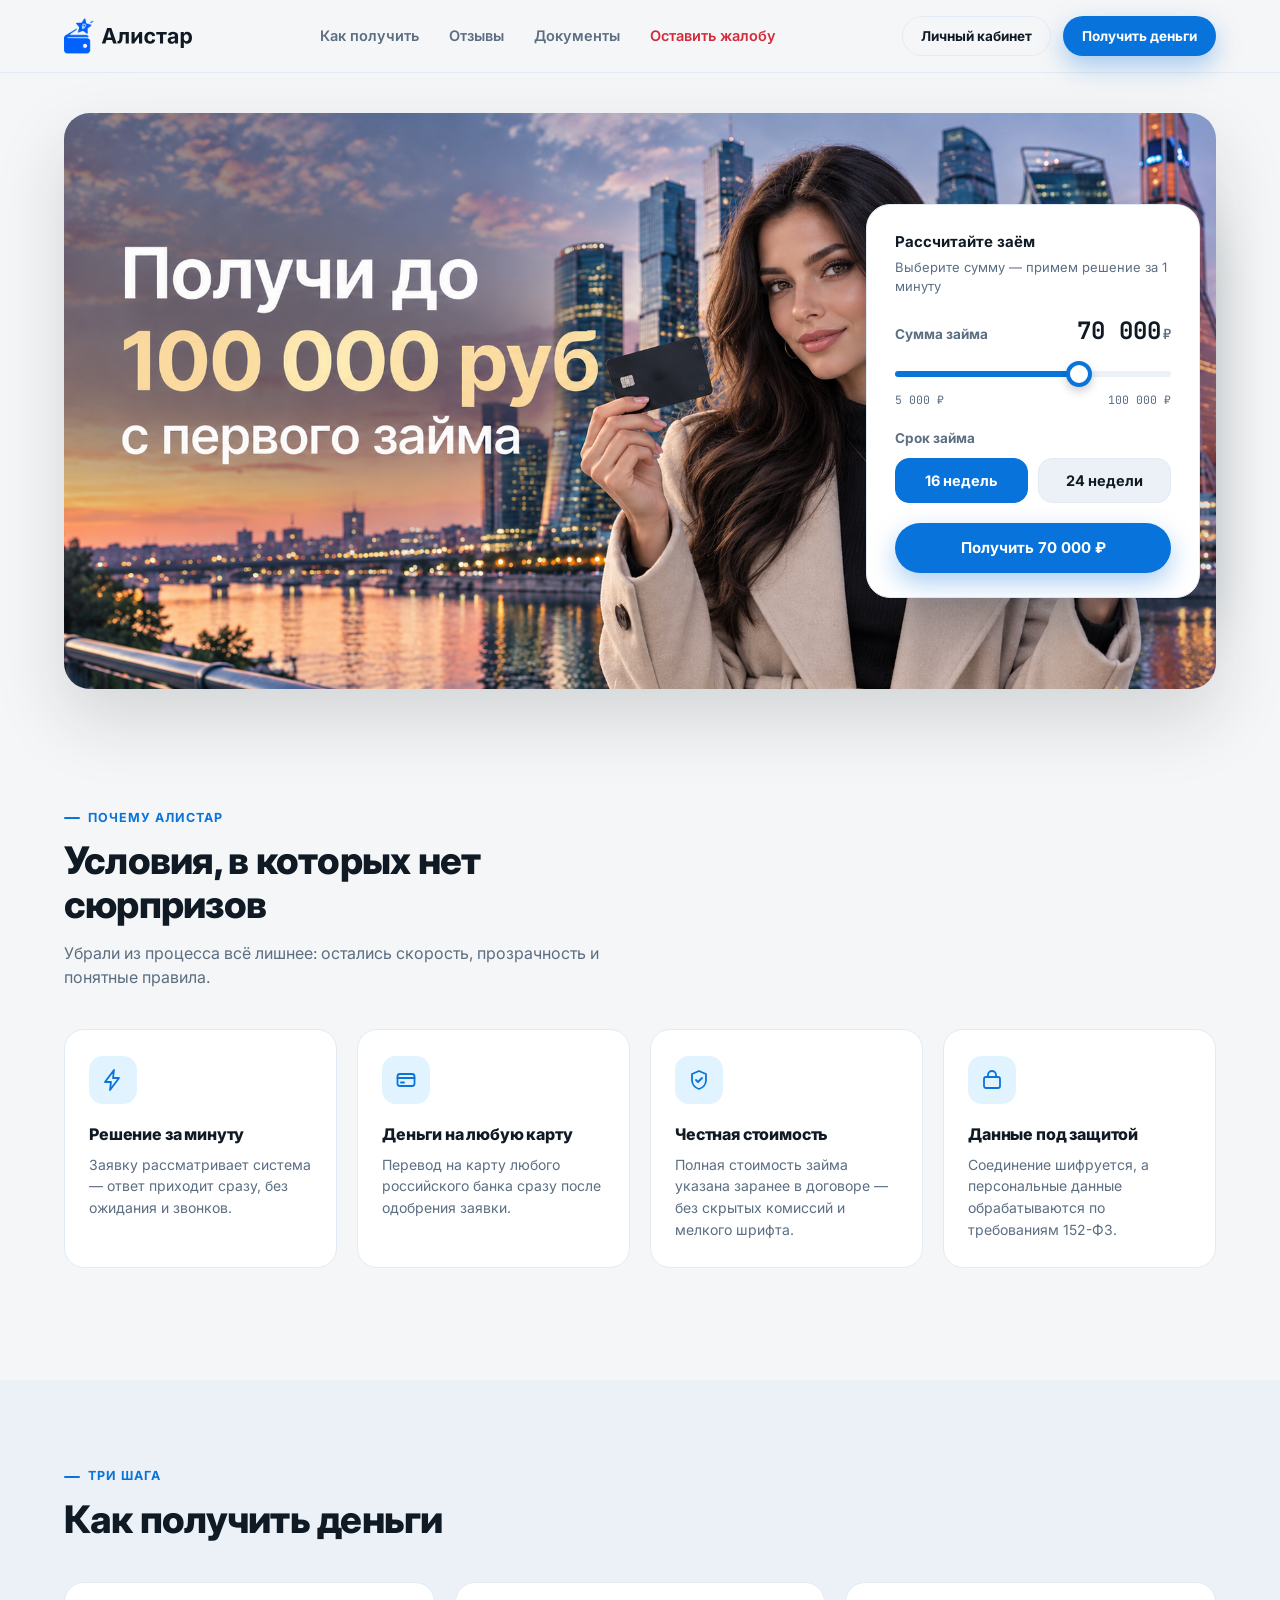
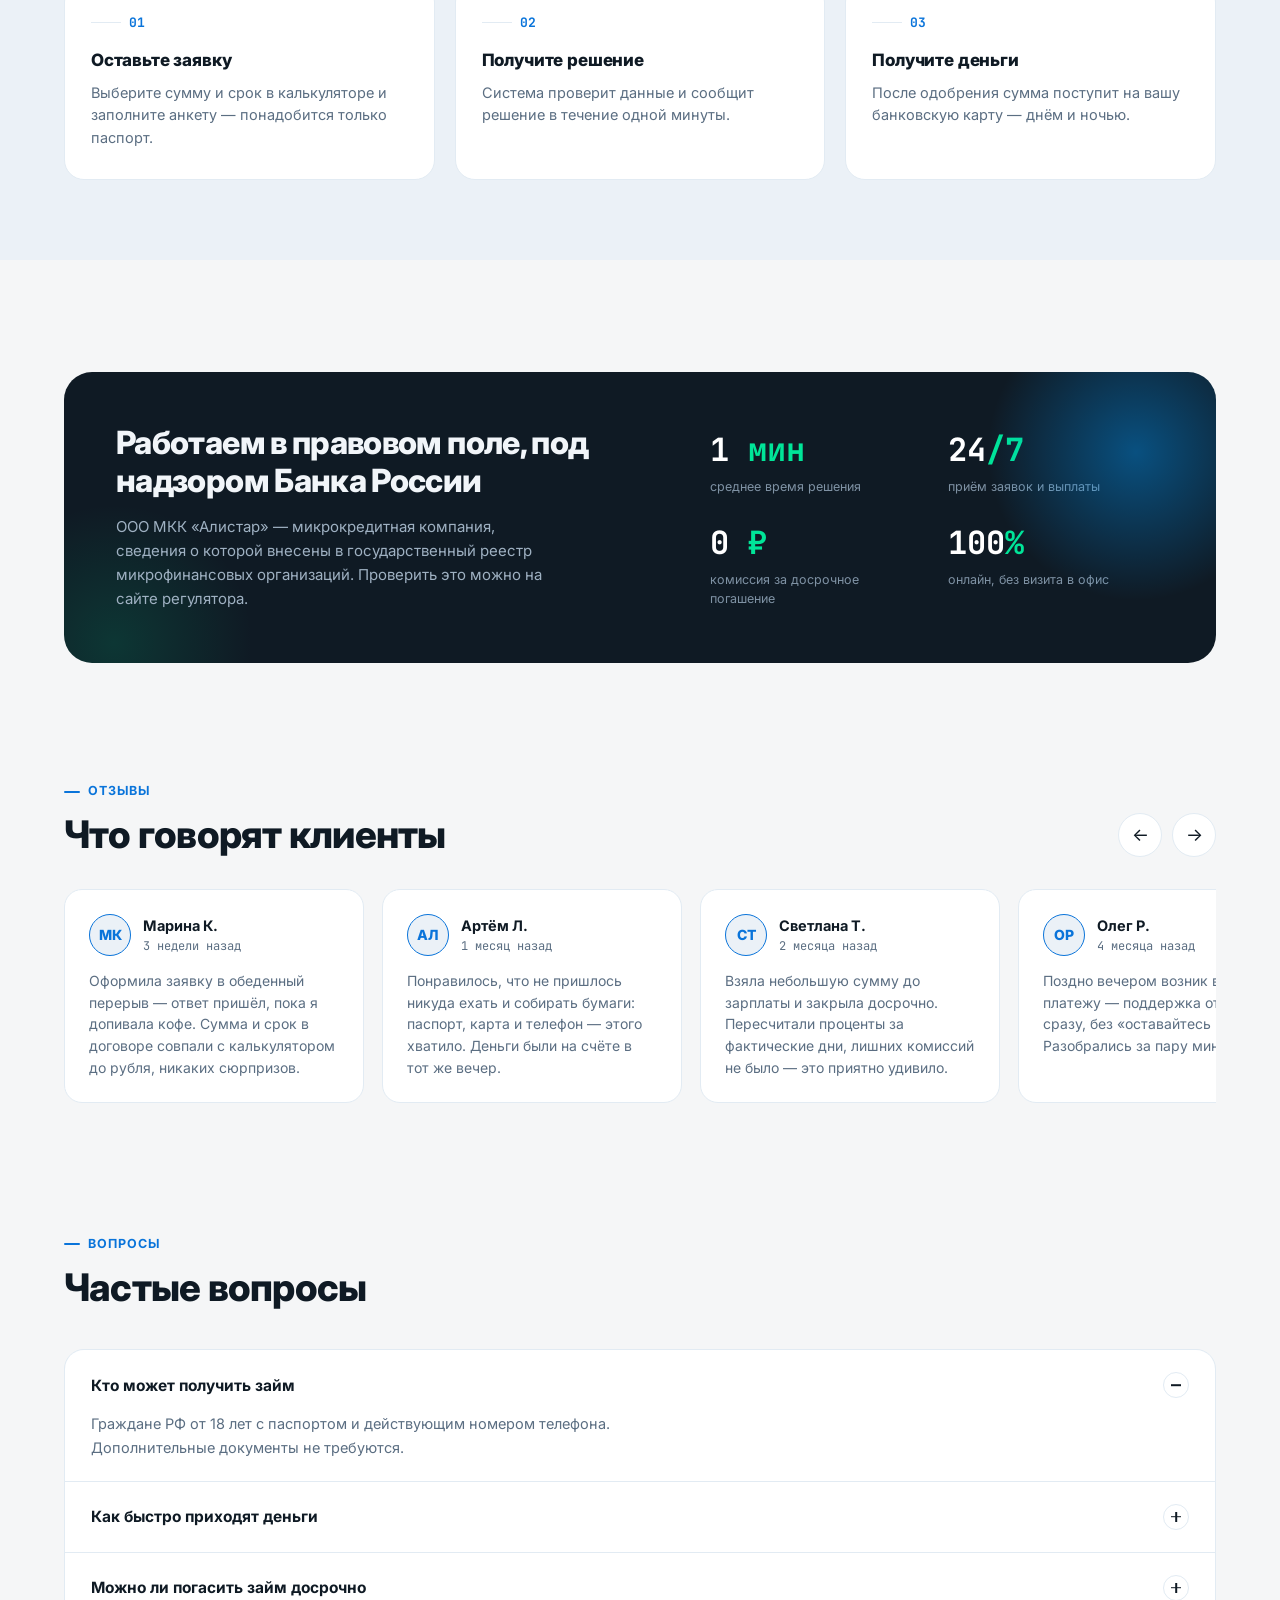
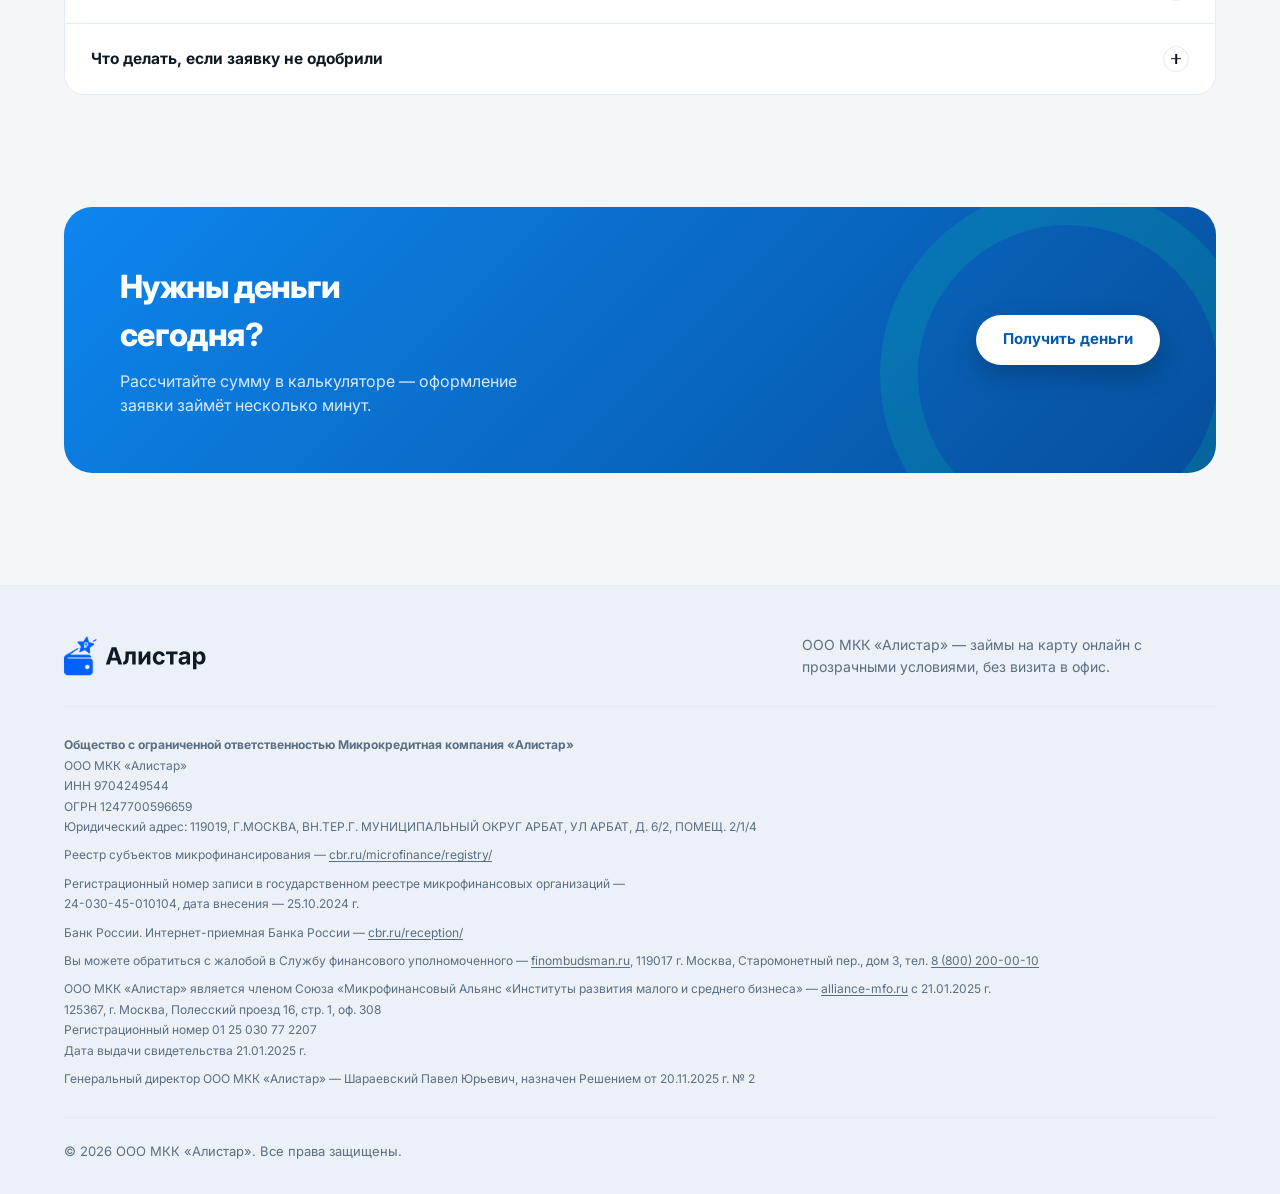
<file: index.html>
<!DOCTYPE html>
<html lang="ru">
<head>
<meta charset="UTF-8">
<!-- Google Tag Manager -->
<script>(function(w,d,s,l,i){w[l]=w[l]||[];w[l].push({'gtm.start':
new Date().getTime(),event:'gtm.js'});var f=d.getElementsByTagName(s)[0],
j=d.createElement(s),dl=l!='dataLayer'?'&l='+l:'';j.async=true;j.src=
'https://www.googletagmanager.com/gtm.js?id='+i+dl;f.parentNode.insertBefore(j,f);
})(window,document,'script','dataLayer','GTM-M8BMNNRV');</script>
<!-- End Google Tag Manager -->
<meta name="viewport" content="width=device-width, initial-scale=1">
<title>Алистар — займы онлайн</title>
<meta name="description" content="ООО МКК «Алистар» — займы на карту онлайн: калькулятор, решение за минуту, прозрачные условия.">
<link rel="preconnect" href="https://fonts.googleapis.com">
<link rel="preconnect" href="https://fonts.gstatic.com" crossorigin>
<link href="https://fonts.googleapis.com/css2?family=Inter:wght@400;500;600;700;800&family=JetBrains+Mono:wght@500;600;700&display=swap" rel="stylesheet">
<link rel="icon" type="image/svg+xml" href="favicon.svg">
<link rel="stylesheet" href="style.css">
</head>
<body>
<!-- Google Tag Manager (noscript) -->
<noscript><iframe src="https://www.googletagmanager.com/ns.html?id=GTM-M8BMNNRV"
height="0" width="0" style="display:none;visibility:hidden"></iframe></noscript>
<!-- End Google Tag Manager (noscript) -->

<!-- shared logo (mark + wordmark); the wordmark takes its colour from the parent's `color` -->
<svg width="0" height="0" style="position:absolute" aria-hidden="true" focusable="false">
  <defs>
    <symbol id="pd-logo" viewBox="0 0 165 48">
      <image href="mark.png" x="0" y="2" width="37.12" height="44"/>
      <path transform="translate(47.12 33.6)" fill="currentColor" d="M0.65 0 7.36 -19.64H12.63L19.51 0H15.04L13.53 -4.56H6.55L5.09 0ZM7.55 -7.71H12.48L11.89 -9.48Q11.42 -10.98 10.94 -12.74Q10.47 -14.49 9.95 -16.49Q9.47 -14.46 9.02 -12.71Q8.57 -10.96 8.12 -9.48Z M20.42 0V-3.15H20.9Q21.59 -3.15 22.04 -3.58Q22.49 -4.01 22.73 -5.06Q22.97 -6.1 23.03 -7.95L23.28 -14.74H34.78V0H30.82V-11.6H27.05L26.87 -7.29Q26.7 -3.31 25.39 -1.65Q24.09 0 21.73 0Z M51.6 0H47.63V-8.67H47.51L41.5 0H38.15V-14.74H42.11V-6.1H42.21L48.19 -14.74H51.6Z M61.55 0.29Q59.33 0.29 57.71 -0.67Q56.1 -1.62 55.22 -3.33Q54.34 -5.04 54.34 -7.3Q54.34 -9.58 55.22 -11.3Q56.1 -13.01 57.71 -13.97Q59.33 -14.92 61.55 -14.92Q64.18 -14.92 65.93 -13.61Q67.68 -12.3 68.11 -10.02L64.43 -9.33Q64.18 -10.48 63.46 -11.15Q62.74 -11.81 61.59 -11.81Q60.01 -11.81 59.19 -10.57Q58.38 -9.32 58.38 -7.32Q58.38 -5.34 59.19 -4.08Q60.01 -2.82 61.59 -2.82Q62.74 -2.82 63.48 -3.51Q64.22 -4.21 64.45 -5.39L68.13 -4.72Q67.71 -2.39 65.96 -1.05Q64.2 0.29 61.55 0.29Z M74.08 0V-11.63H69.42V-14.74H82.67V-11.63H78.03V0Z M88.74 0.29Q86.63 0.29 85.23 -0.82Q83.83 -1.94 83.83 -4.13Q83.83 -5.77 84.63 -6.71Q85.42 -7.65 86.68 -8.08Q87.95 -8.52 89.4 -8.65Q91.3 -8.83 92.13 -9.04Q92.97 -9.24 92.97 -9.97V-10.03Q92.97 -10.97 92.37 -11.48Q91.77 -12 90.66 -12Q89.52 -12 88.82 -11.5Q88.12 -11.01 87.88 -10.3L84.26 -10.9Q84.82 -12.81 86.52 -13.87Q88.21 -14.92 90.68 -14.92Q92.26 -14.92 93.69 -14.42Q95.12 -13.92 96.02 -12.82Q96.93 -11.72 96.93 -9.93V0H93.18V-2.04H93.05Q92.51 -1.02 91.44 -0.36Q90.37 0.29 88.74 0.29ZM89.86 -2.49Q91.24 -2.49 92.12 -3.3Q93 -4.1 93 -5.27V-6.87Q92.76 -6.7 92.23 -6.57Q91.69 -6.45 91.1 -6.35Q90.51 -6.25 90.07 -6.2Q88.98 -6.04 88.3 -5.58Q87.63 -5.12 87.63 -4.23Q87.63 -3.38 88.26 -2.93Q88.88 -2.49 89.86 -2.49Z M100.3 5.51V-14.74H104.19V-12.26H104.37Q104.64 -12.84 105.15 -13.46Q105.65 -14.08 106.49 -14.5Q107.33 -14.92 108.58 -14.92Q110.21 -14.92 111.57 -14.08Q112.93 -13.24 113.74 -11.55Q114.55 -9.86 114.55 -7.34Q114.55 -4.89 113.76 -3.2Q112.97 -1.5 111.61 -0.63Q110.25 0.25 108.55 0.25Q107.35 0.25 106.52 -0.16Q105.69 -0.57 105.17 -1.17Q104.65 -1.77 104.37 -2.36H104.26V5.51ZM107.34 -2.93Q108.88 -2.93 109.69 -4.17Q110.5 -5.41 110.5 -7.36Q110.5 -9.29 109.7 -10.53Q108.9 -11.76 107.34 -11.76Q105.81 -11.76 104.99 -10.56Q104.16 -9.36 104.16 -7.36Q104.16 -5.35 104.99 -4.14Q105.82 -2.93 107.34 -2.93Z"/>
    </symbol>
  </defs>
</svg>

<!-- ============ HEADER ============ -->
<header>
  <div class="wrap nav-row">
    <a href="#top" class="brand" aria-label="Алистар — на главную">
      <svg class="brand-logo" viewBox="0 0 165 48" role="img" aria-label="Алистар"><use href="#pd-logo"/></svg>
    </a>
    <nav class="main-nav">
      <a href="#how">Как получить</a>
      <a href="#reviews">Отзывы</a>
      <a href="documents.html">Документы</a>
      <a href="https://celfin.ru/complain/" class="nav-alert">Оставить жалобу</a>
    </nav>
    <div class="header-actions">
      <a class="btn btn-ghost btn-sm" href="https://celfin.ru/personal/">Личный кабинет</a>
      <a class="btn btn-primary btn-sm" href="https://celfin.ru/order/">Получить деньги</a>
      <button class="burger" id="burgerBtn" aria-label="Открыть меню"><span></span></button>
    </div>
  </div>
</header>

<div class="mobile-scrim" id="scrim"></div>
<div class="mobile-panel" id="mobilePanel">
  <button class="close-x" id="closePanel" aria-label="Закрыть меню">×</button>
  <nav>
    <a href="#how">Как получить</a>
    <a href="#reviews">Отзывы</a>
    <a href="documents.html">Документы</a>
    <a href="https://celfin.ru/complain/" class="nav-alert">Оставить жалобу</a>
  </nav>
  <a class="btn btn-primary btn-block" href="https://celfin.ru/order/">Получить деньги</a>
  <a class="btn btn-ghost btn-block" href="https://celfin.ru/personal/">Личный кабинет</a>
</div>

<main id="top">
<!-- ============ HERO ============ -->
<section class="hero">
  <div class="wrap">
    <h1 class="sr-only">Займы на карту онлайн — ООО МКК «Алистар»</h1>

    <!-- banner; the calculator floats inside it (right side, so the headline on the picture stays readable) -->
    <div class="hero-banner-wrap">
      <div class="banner-photo-wide">
        <img src="banner.png" alt="Получи до 100 000 рублей с первого займа" loading="eager">
      </div>

      <div class="calc-card calc-card-float" id="calc">
        <div class="calc-top">
          <div>
            <h3>Рассчитайте заём</h3>
            <p>Выберите сумму — примем решение за 1 минуту</p>
          </div>
        </div>

        <div class="field-block">
          <div class="field-label-row">
            <span class="label">Сумма займа</span>
            <span class="value"><span id="sumOut">70 000</span><span class="unit">₽</span></span>
          </div>
          <input type="range" id="sumRange" min="5000" max="100000" step="5000" value="70000" aria-label="Сумма займа">
          <div class="range-ticks"><span>5 000 ₽</span><span>100 000 ₽</span></div>
        </div>

        <div class="field-block" style="margin-bottom:0;">
          <div class="field-label-row">
            <span class="label">Срок займа</span>
          </div>
          <div class="term-toggle" id="termToggle" role="group" aria-label="Срок займа">
            <button type="button" class="term-btn active" data-weeks="16">16 недель</button>
            <button type="button" class="term-btn" data-weeks="24">24 недели</button>
          </div>
        </div>

        <a href="https://celfin.ru/order/" class="btn btn-primary btn-block calc-cta" id="ctaBtn">Получить 70 000 ₽</a>
      </div>
    </div>
  </div>
</section>

<!-- ============ BENEFITS ============ -->
<section id="benefits">
  <div class="wrap">
    <div class="section-head">
      <span class="eyebrow">Почему Алистар</span>
      <h2>Условия, в которых нет сюрпризов</h2>
      <p>Убрали из процесса всё лишнее: остались скорость, прозрачность и понятные правила.</p>
    </div>
    <div class="benefits-grid">
      <div class="benefit-card">
        <div class="benefit-ic"><svg viewBox="0 0 24 24" fill="none"><path d="M13 2L4 14h6l-1 8 9-12h-6l1-8z" stroke="currentColor" stroke-width="1.8" stroke-linejoin="round"/></svg></div>
        <h4>Решение за минуту</h4>
        <p>Заявку рассматривает система — ответ приходит сразу, без ожидания и звонков.</p>
      </div>
      <div class="benefit-card">
        <div class="benefit-ic"><svg viewBox="0 0 24 24" fill="none"><rect x="3.5" y="6" width="17" height="12" rx="2.5" stroke="currentColor" stroke-width="1.8"/><path d="M3.5 10h17M7 14.5h3" stroke="currentColor" stroke-width="1.8" stroke-linecap="round"/></svg></div>
        <h4>Деньги на любую карту</h4>
        <p>Перевод на карту любого российского банка сразу после одобрения заявки.</p>
      </div>
      <div class="benefit-card">
        <div class="benefit-ic"><svg viewBox="0 0 24 24" fill="none"><path d="M12 3l7 3v6c0 4.5-3 8-7 9-4-1-7-4.5-7-9V6l7-3z" stroke="currentColor" stroke-width="1.8" stroke-linejoin="round"/><path d="M9 12l2 2 4-4" stroke="currentColor" stroke-width="1.8" stroke-linecap="round" stroke-linejoin="round"/></svg></div>
        <h4>Честная стоимость</h4>
        <p>Полная стоимость займа указана заранее в договоре — без скрытых комиссий и мелкого шрифта.</p>
      </div>
      <div class="benefit-card">
        <div class="benefit-ic"><svg viewBox="0 0 24 24" fill="none"><rect x="4" y="9" width="16" height="11" rx="2" stroke="currentColor" stroke-width="1.8"/><path d="M8 9V7a4 4 0 018 0v2" stroke="currentColor" stroke-width="1.8"/></svg></div>
        <h4>Данные под защитой</h4>
        <p>Соединение шифруется, а персональные данные обрабатываются по требованиям 152-ФЗ.</p>
      </div>
    </div>
  </div>
</section>

<!-- ============ HOW IT WORKS ============ -->
<section class="steps-wrap" id="how">
  <div class="wrap">
    <div class="section-head">
      <span class="eyebrow">Три шага</span>
      <h2>Как получить деньги</h2>
    </div>
    <div class="steps">
      <div class="step">
        <div class="step-num">01</div>
        <h4>Оставьте заявку</h4>
        <p>Выберите сумму и срок в калькуляторе и заполните анкету — понадобится только паспорт.</p>
      </div>
      <div class="step">
        <div class="step-num">02</div>
        <h4>Получите решение</h4>
        <p>Система проверит данные и сообщит решение в течение одной минуты.</p>
      </div>
      <div class="step">
        <div class="step-num">03</div>
        <h4>Получите деньги</h4>
        <p>После одобрения сумма поступит на вашу банковскую карту — днём и ночью.</p>
      </div>
    </div>
  </div>
</section>

<!-- ============ TRUST BAND ============ -->
<section>
  <div class="wrap">
    <div class="trust-band">
      <div>
        <h2>Работаем в правовом поле, под надзором Банка России</h2>
        <p>ООО МКК «Алистар» — микрокредитная компания, сведения о которой внесены в государственный реестр микрофинансовых организаций. Проверить это можно на сайте регулятора.</p>
      </div>
      <div class="trust-stats">
        <div class="trust-stat"><b>1<i> мин</i></b><span>среднее время решения</span></div>
        <div class="trust-stat"><b>24<i>/7</i></b><span>приём заявок и выплаты</span></div>
        <div class="trust-stat"><b>0<i> ₽</i></b><span>комиссия за досрочное погашение</span></div>
        <div class="trust-stat"><b>100<i>%</i></b><span>онлайн, без визита в офис</span></div>
      </div>
    </div>
  </div>
</section>

<!-- ============ REVIEWS ============ -->
<section id="reviews">
  <div class="wrap">
    <div class="reviews-head-row">
      <div class="section-head" style="margin-bottom:0;">
        <span class="eyebrow">Отзывы</span>
        <h2>Что говорят клиенты</h2>
      </div>
      <div class="carousel-controls">
        <button class="carousel-btn" id="scrollLeft" aria-label="Предыдущие отзывы">←</button>
        <button class="carousel-btn" id="scrollRight" aria-label="Следующие отзывы">→</button>
      </div>
    </div>

    <div class="reviews-track" id="reviewsTrack">
      <div class="review-card">
        <div class="review-top"><span class="review-avatar">МК</span><div><div class="review-name">Марина К.</div><div class="review-date">3 недели назад</div></div></div>
        <p class="review-text">Оформила заявку в обеденный перерыв — ответ пришёл, пока я допивала кофе. Сумма и срок в договоре совпали с калькулятором до рубля, никаких сюрпризов.</p>
      </div>
      <div class="review-card">
        <div class="review-top"><span class="review-avatar">АЛ</span><div><div class="review-name">Артём Л.</div><div class="review-date">1 месяц назад</div></div></div>
        <p class="review-text">Понравилось, что не пришлось никуда ехать и собирать бумаги: паспорт, карта и телефон — этого хватило. Деньги были на счёте в тот же вечер.</p>
      </div>
      <div class="review-card">
        <div class="review-top"><span class="review-avatar">СТ</span><div><div class="review-name">Светлана Т.</div><div class="review-date">2 месяца назад</div></div></div>
        <p class="review-text">Взяла небольшую сумму до зарплаты и закрыла досрочно. Пересчитали проценты за фактические дни, лишних комиссий не было — это приятно удивило.</p>
      </div>
      <div class="review-card">
        <div class="review-top"><span class="review-avatar">ОР</span><div><div class="review-name">Олег Р.</div><div class="review-date">4 месяца назад</div></div></div>
        <p class="review-text">Поздно вечером возник вопрос по платежу — поддержка ответила сразу, без «оставайтесь на линии». Разобрались за пару минут.</p>
      </div>
      <div class="review-card">
        <div class="review-top"><span class="review-avatar">ДН</span><div><div class="review-name">Дарья Н.</div><div class="review-date">5 месяцев назад</div></div></div>
        <p class="review-text">Интерфейс простой: двигаешь ползунок, выбираешь срок и видишь итоговую сумму. Заполнила анкету с телефона за несколько минут.</p>
      </div>
      <div class="review-card">
        <div class="review-top"><span class="review-avatar">ВЗ</span><div><div class="review-name">Виктор З.</div><div class="review-date">7 месяцев назад</div></div></div>
        <p class="review-text">Обращаюсь не первый раз — условия каждый раз одинаково понятные, а решение приходит быстро. Пользуюсь, когда нужна срочная сумма.</p>
      </div>
    </div>
  </div>
</section>

<!-- ============ FAQ ============ -->
<section id="faq">
  <div class="wrap">
    <div class="section-head">
      <span class="eyebrow">Вопросы</span>
      <h2>Частые вопросы</h2>
    </div>
    <div class="faq-list">
      <details class="faq-item" open>
        <summary>Кто может получить займ<span class="plus"></span></summary>
        <div class="faq-body">Граждане РФ от 18 лет с паспортом и действующим номером телефона. Дополнительные документы не требуются.</div>
      </details>
      <details class="faq-item">
        <summary>Как быстро приходят деньги<span class="plus"></span></summary>
        <div class="faq-body">После одобрения перевод обычно занимает несколько минут — точное время зависит от банка, выпустившего карту.</div>
      </details>
      <details class="faq-item">
        <summary>Можно ли погасить займ досрочно<span class="plus"></span></summary>
        <div class="faq-body">Да, досрочное погашение доступно в любой момент без штрафов и дополнительных комиссий.</div>
      </details>
      <details class="faq-item">
        <summary>Что делать, если заявку не одобрили<span class="plus"></span></summary>
        <div class="faq-body">Подайте повторную заявку позже — система учитывает актуальные данные при каждом обращении.</div>
      </details>
    </div>
  </div>
</section>

<!-- ============ CTA BAND ============ -->
<section>
  <div class="wrap">
    <div class="cta-band">
      <div>
        <h2>Нужны деньги сегодня?</h2>
        <p>Рассчитайте сумму в калькуляторе — оформление заявки займёт несколько минут.</p>
      </div>
      <a href="https://celfin.ru/order/" class="btn btn-primary">Получить деньги</a>
    </div>
  </div>
</section>
</main>

<!-- ============ FOOTER ============ -->
<footer>
  <div class="wrap">
    <div class="footer-top">
      <div class="footer-brand">
        <div class="brand">
          <svg class="brand-logo" viewBox="0 0 165 48" role="img" aria-label="Алистар"><use href="#pd-logo"/></svg>
        </div>
        <p>ООО МКК «Алистар» — займы на карту онлайн с прозрачными условиями, без визита в офис.</p>
      </div>
    </div>

    <div class="legal-block">
      <p><b>Общество с ограниченной ответственностью Микрокредитная компания «Алистар»</b><br>
      ООО МКК «Алистар»<br>
      ИНН 9704249544<br>
      ОГРН 1247700596659<br>
      Юридический адрес: 119019, Г.МОСКВА, ВН.ТЕР.Г. МУНИЦИПАЛЬНЫЙ ОКРУГ АРБАТ, УЛ АРБАТ, Д.&nbsp;6/2, ПОМЕЩ.&nbsp;2/1/4</p>
      <p>Реестр субъектов микрофинансирования — <a href="https://cbr.ru/microfinance/registry/" target="_blank" rel="noopener">cbr.ru/microfinance/registry/</a></p>
      <p>Регистрационный номер записи в государственном реестре микрофинансовых организаций —<br>
      24-030-45-010104, дата внесения — 25.10.2024&nbsp;г.</p>
      <p>Банк России. Интернет-приемная Банка России — <a href="https://cbr.ru/reception/" target="_blank" rel="noopener">cbr.ru/reception/</a></p>
      <p>Вы можете обратиться с жалобой в Службу финансового уполномоченного — <a href="https://finombudsman.ru/" target="_blank" rel="noopener">finombudsman.ru</a>, 119017 г.&nbsp;Москва, Старомонетный пер., дом&nbsp;3, тел. <a href="tel:88002000010">8&nbsp;(800)&nbsp;200-00-10</a></p>
      <p>ООО МКК «Алистар» является членом Союза «Микрофинансовый Альянс «Институты развития малого и среднего бизнеса» — <a href="https://alliance-mfo.ru/" target="_blank" rel="noopener">alliance-mfo.ru</a> с 21.01.2025&nbsp;г.<br>
      125367, г.&nbsp;Москва, Полесский проезд 16, стр.&nbsp;1, оф.&nbsp;308<br>
      Регистрационный номер 01 25 030 77 2207<br>
      Дата выдачи свидетельства 21.01.2025&nbsp;г.</p>
      <p>Генеральный директор ООО МКК «Алистар» — Шараевский Павел Юрьевич, назначен Решением от 20.11.2025&nbsp;г. №&nbsp;2</p>
    </div>

    <div class="footer-bottom">
      <span>© 2026 ООО МКК «Алистар». Все права защищены.</span>
    </div>
  </div>
</footer>

<script>
(function(){
  var burger = document.getElementById('burgerBtn');
  var panel = document.getElementById('mobilePanel');
  var scrim = document.getElementById('scrim');
  var closeBtn = document.getElementById('closePanel');
  function openPanel(){ panel.classList.add('open'); scrim.classList.add('open'); }
  function closePanel(){ panel.classList.remove('open'); scrim.classList.remove('open'); }
  burger.addEventListener('click', openPanel);
  closeBtn.addEventListener('click', closePanel);
  scrim.addEventListener('click', closePanel);
  panel.querySelectorAll('a').forEach(function(a){ a.addEventListener('click', closePanel); });

  /* ---- reviews carousel ---- */
  var track = document.getElementById('reviewsTrack');
  document.getElementById('scrollLeft').addEventListener('click', function(){ track.scrollBy({left:-320, behavior:'smooth'}); });
  document.getElementById('scrollRight').addEventListener('click', function(){ track.scrollBy({left:320, behavior:'smooth'}); });

  /* ---- calculator ---- */
  var sumRange = document.getElementById('sumRange');
  var sumOut = document.getElementById('sumOut');
  var termButtons = document.querySelectorAll('.term-btn');
  var ctaBtn = document.getElementById('ctaBtn');

  function fmt(n){ return n.toString().replace(/\B(?=(\d{3})+(?!\d))/g, ' '); }
  function updateFill(input){
    var pct = ((+input.value - +input.min) / (+input.max - +input.min)) * 100;
    input.style.setProperty('--fill', pct + '%');
  }
  function update(){
    var sum = +sumRange.value;
    sumOut.textContent = fmt(sum);
    ctaBtn.textContent = 'Получить ' + fmt(sum) + ' ₽';
    updateFill(sumRange);
  }
  sumRange.addEventListener('input', update);
  termButtons.forEach(function(btn){
    btn.addEventListener('click', function(){
      termButtons.forEach(function(b){ b.classList.remove('active'); });
      btn.classList.add('active');
    });
  });
  update();
})();
</script>

<script src="utm.js"></script>
</body>
</html>
</file>
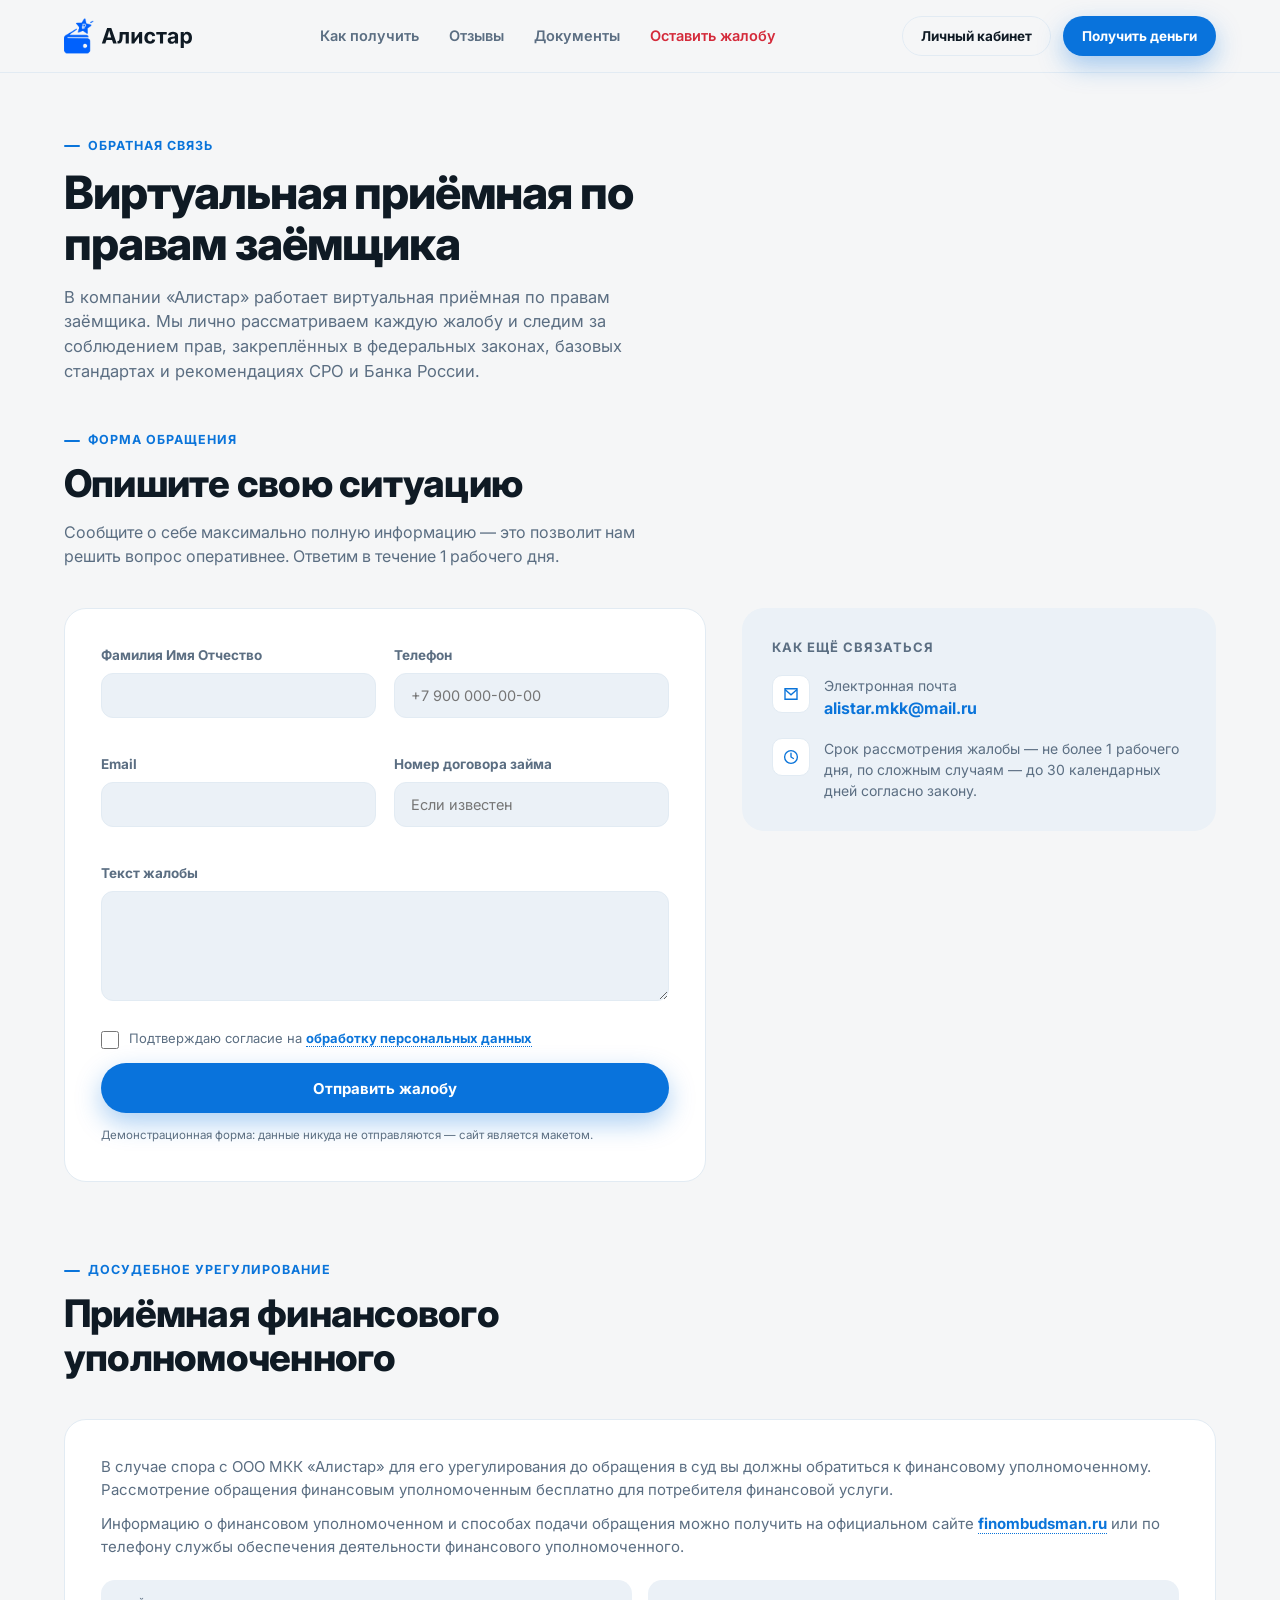
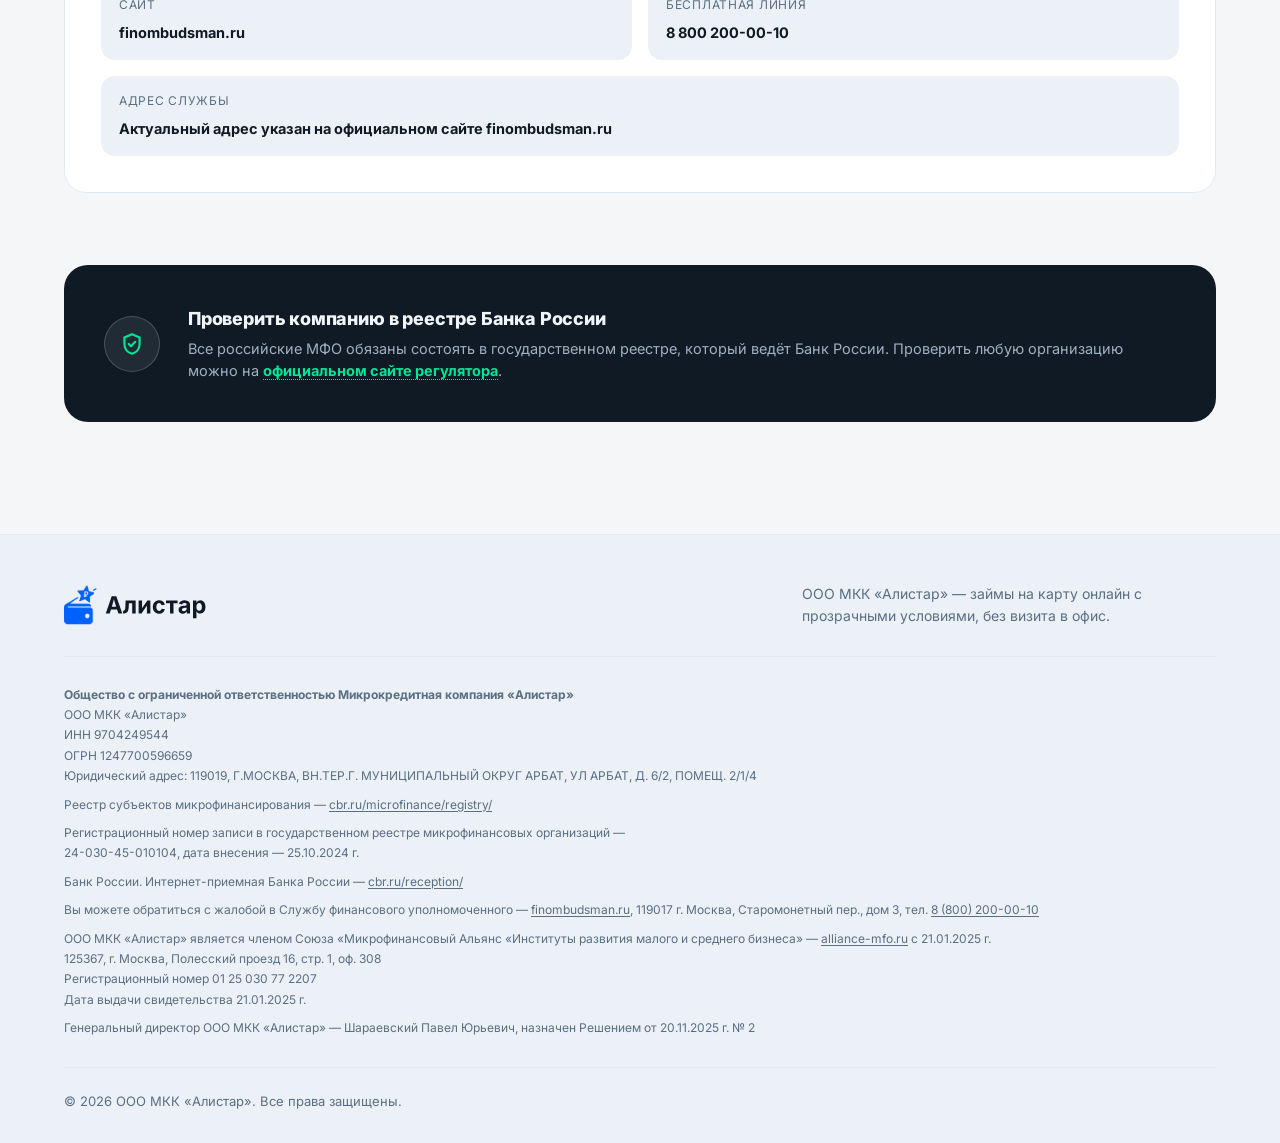
<file: complain.html>
<!DOCTYPE html>
<html lang="ru">
<head>
<meta charset="UTF-8">
<!-- Google Tag Manager -->
<script>(function(w,d,s,l,i){w[l]=w[l]||[];w[l].push({'gtm.start':
new Date().getTime(),event:'gtm.js'});var f=d.getElementsByTagName(s)[0],
j=d.createElement(s),dl=l!='dataLayer'?'&l='+l:'';j.async=true;j.src=
'https://www.googletagmanager.com/gtm.js?id='+i+dl;f.parentNode.insertBefore(j,f);
})(window,document,'script','dataLayer','GTM-M8BMNNRV');</script>
<!-- End Google Tag Manager -->
<meta name="viewport" content="width=device-width, initial-scale=1">
<title>Оставить жалобу — Алистар</title>
<meta name="description" content="Виртуальная приёмная по правам заёмщика ООО МКК «Алистар»: форма обращения, контакты и информация о финансовом уполномоченном.">
<link rel="preconnect" href="https://fonts.googleapis.com">
<link rel="preconnect" href="https://fonts.gstatic.com" crossorigin>
<link href="https://fonts.googleapis.com/css2?family=Inter:wght@400;500;600;700;800&family=JetBrains+Mono:wght@500;600;700&display=swap" rel="stylesheet">
<link rel="icon" type="image/svg+xml" href="favicon.svg">
<link rel="stylesheet" href="style.css">
</head>
<body class="page-sub">
<!-- Google Tag Manager (noscript) -->
<noscript><iframe src="https://www.googletagmanager.com/ns.html?id=GTM-M8BMNNRV"
height="0" width="0" style="display:none;visibility:hidden"></iframe></noscript>
<!-- End Google Tag Manager (noscript) -->

<!-- shared logo (mark + wordmark); the wordmark takes its colour from the parent's `color` -->
<svg width="0" height="0" style="position:absolute" aria-hidden="true" focusable="false">
  <defs>
    <symbol id="pd-logo" viewBox="0 0 165 48">
      <image href="mark.png" x="0" y="2" width="37.12" height="44"/>
      <path transform="translate(47.12 33.6)" fill="currentColor" d="M0.65 0 7.36 -19.64H12.63L19.51 0H15.04L13.53 -4.56H6.55L5.09 0ZM7.55 -7.71H12.48L11.89 -9.48Q11.42 -10.98 10.94 -12.74Q10.47 -14.49 9.95 -16.49Q9.47 -14.46 9.02 -12.71Q8.57 -10.96 8.12 -9.48Z M20.42 0V-3.15H20.9Q21.59 -3.15 22.04 -3.58Q22.49 -4.01 22.73 -5.06Q22.97 -6.1 23.03 -7.95L23.28 -14.74H34.78V0H30.82V-11.6H27.05L26.87 -7.29Q26.7 -3.31 25.39 -1.65Q24.09 0 21.73 0Z M51.6 0H47.63V-8.67H47.51L41.5 0H38.15V-14.74H42.11V-6.1H42.21L48.19 -14.74H51.6Z M61.55 0.29Q59.33 0.29 57.71 -0.67Q56.1 -1.62 55.22 -3.33Q54.34 -5.04 54.34 -7.3Q54.34 -9.58 55.22 -11.3Q56.1 -13.01 57.71 -13.97Q59.33 -14.92 61.55 -14.92Q64.18 -14.92 65.93 -13.61Q67.68 -12.3 68.11 -10.02L64.43 -9.33Q64.18 -10.48 63.46 -11.15Q62.74 -11.81 61.59 -11.81Q60.01 -11.81 59.19 -10.57Q58.38 -9.32 58.38 -7.32Q58.38 -5.34 59.19 -4.08Q60.01 -2.82 61.59 -2.82Q62.74 -2.82 63.48 -3.51Q64.22 -4.21 64.45 -5.39L68.13 -4.72Q67.71 -2.39 65.96 -1.05Q64.2 0.29 61.55 0.29Z M74.08 0V-11.63H69.42V-14.74H82.67V-11.63H78.03V0Z M88.74 0.29Q86.63 0.29 85.23 -0.82Q83.83 -1.94 83.83 -4.13Q83.83 -5.77 84.63 -6.71Q85.42 -7.65 86.68 -8.08Q87.95 -8.52 89.4 -8.65Q91.3 -8.83 92.13 -9.04Q92.97 -9.24 92.97 -9.97V-10.03Q92.97 -10.97 92.37 -11.48Q91.77 -12 90.66 -12Q89.52 -12 88.82 -11.5Q88.12 -11.01 87.88 -10.3L84.26 -10.9Q84.82 -12.81 86.52 -13.87Q88.21 -14.92 90.68 -14.92Q92.26 -14.92 93.69 -14.42Q95.12 -13.92 96.02 -12.82Q96.93 -11.72 96.93 -9.93V0H93.18V-2.04H93.05Q92.51 -1.02 91.44 -0.36Q90.37 0.29 88.74 0.29ZM89.86 -2.49Q91.24 -2.49 92.12 -3.3Q93 -4.1 93 -5.27V-6.87Q92.76 -6.7 92.23 -6.57Q91.69 -6.45 91.1 -6.35Q90.51 -6.25 90.07 -6.2Q88.98 -6.04 88.3 -5.58Q87.63 -5.12 87.63 -4.23Q87.63 -3.38 88.26 -2.93Q88.88 -2.49 89.86 -2.49Z M100.3 5.51V-14.74H104.19V-12.26H104.37Q104.64 -12.84 105.15 -13.46Q105.65 -14.08 106.49 -14.5Q107.33 -14.92 108.58 -14.92Q110.21 -14.92 111.57 -14.08Q112.93 -13.24 113.74 -11.55Q114.55 -9.86 114.55 -7.34Q114.55 -4.89 113.76 -3.2Q112.97 -1.5 111.61 -0.63Q110.25 0.25 108.55 0.25Q107.35 0.25 106.52 -0.16Q105.69 -0.57 105.17 -1.17Q104.65 -1.77 104.37 -2.36H104.26V5.51ZM107.34 -2.93Q108.88 -2.93 109.69 -4.17Q110.5 -5.41 110.5 -7.36Q110.5 -9.29 109.7 -10.53Q108.9 -11.76 107.34 -11.76Q105.81 -11.76 104.99 -10.56Q104.16 -9.36 104.16 -7.36Q104.16 -5.35 104.99 -4.14Q105.82 -2.93 107.34 -2.93Z"/>
    </symbol>
  </defs>
</svg>

<!-- ============ HEADER ============ -->
<header>
  <div class="wrap nav-row">
    <a href="index.html" class="brand" aria-label="Алистар — на главную">
      <svg class="brand-logo" viewBox="0 0 165 48" role="img" aria-label="Алистар"><use href="#pd-logo"/></svg>
    </a>
    <nav class="main-nav">
      <a href="index.html#how">Как получить</a>
      <a href="index.html#reviews">Отзывы</a>
      <a href="documents.html">Документы</a>
      <a href="https://celfin.ru/complain/" class="nav-alert">Оставить жалобу</a>
    </nav>
    <div class="header-actions">
      <a class="btn btn-ghost btn-sm" href="https://celfin.ru/personal/">Личный кабинет</a>
      <a class="btn btn-primary btn-sm" href="https://celfin.ru/order/">Получить деньги</a>
      <button class="burger" id="burgerBtn" aria-label="Открыть меню"><span></span></button>
    </div>
  </div>
</header>

<div class="mobile-scrim" id="scrim"></div>
<div class="mobile-panel" id="mobilePanel">
  <button class="close-x" id="closePanel" aria-label="Закрыть меню">×</button>
  <nav>
    <a href="index.html#how">Как получить</a>
    <a href="index.html#reviews">Отзывы</a>
    <a href="documents.html">Документы</a>
    <a href="https://celfin.ru/complain/" class="nav-alert">Оставить жалобу</a>
  </nav>
  <a class="btn btn-primary btn-block" href="https://celfin.ru/order/">Получить деньги</a>
  <a class="btn btn-ghost btn-block" href="https://celfin.ru/personal/">Личный кабинет</a>
</div>

<main>
<!-- ============ PAGE HERO ============ -->
<section class="page-hero">
  <div class="wrap">
    <span class="eyebrow">Обратная связь</span>
    <h1>Виртуальная приёмная по правам заёмщика</h1>
    <p>В компании «Алистар» работает виртуальная приёмная по правам заёмщика. Мы лично рассматриваем каждую жалобу и следим за соблюдением прав, закреплённых в федеральных законах, базовых стандартах и рекомендациях СРО и Банка России.</p>
  </div>
</section>

<!-- ============ COMPLAINT FORM ============ -->
<section id="complain-form">
  <div class="wrap">
    <div class="section-head">
      <span class="eyebrow">Форма обращения</span>
      <h2>Опишите свою ситуацию</h2>
      <p>Сообщите о себе максимально полную информацию — это позволит нам решить вопрос оперативнее. Ответим в течение 1 рабочего дня.</p>
    </div>

    <div class="complain-grid">
      <div class="form-card">
        <form id="complainForm">
          <div class="form-row">
            <div class="form-field">
              <label for="fName">Фамилия Имя Отчество</label>
              <input type="text" id="fName" name="name" autocomplete="name" required>
            </div>
            <div class="form-field">
              <label for="fPhone">Телефон</label>
              <input type="tel" id="fPhone" name="phone" autocomplete="tel" placeholder="+7 900 000-00-00" required>
            </div>
          </div>
          <div class="form-row">
            <div class="form-field">
              <label for="fEmail">Email</label>
              <input type="email" id="fEmail" name="email" autocomplete="email">
            </div>
            <div class="form-field">
              <label for="fContract">Номер договора займа</label>
              <input type="text" id="fContract" name="contract" placeholder="Если известен">
            </div>
          </div>
          <div class="form-field">
            <label for="fText">Текст жалобы</label>
            <textarea id="fText" name="text" required></textarea>
          </div>

          <label class="form-consent">
            <input type="checkbox" required>
            <span>Подтверждаю согласие на <a href="documents.html">обработку персональных данных</a></span>
          </label>

          <button type="submit" class="btn btn-primary btn-block form-submit">Отправить жалобу</button>
          <p class="form-note">Демонстрационная форма: данные никуда не отправляются — сайт является макетом.</p>
        </form>

        <div class="form-success" id="formSuccess">
          <span class="ok-icon" aria-hidden="true"><svg viewBox="0 0 24 24" fill="none"><path d="M5 13l4 4L19 7" stroke="currentColor" stroke-width="2.4" stroke-linecap="round" stroke-linejoin="round"/></svg></span>
          <h3>Жалоба отправлена</h3>
          <p>Мы получили ваше обращение и ответим в течение 1 рабочего дня на указанный телефон или email.</p>
        </div>
      </div>

      <div class="info-side">
        <h4>Как ещё связаться</h4>
        <div class="info-row">
          <span class="info-icon" aria-hidden="true"><svg viewBox="0 0 24 24" fill="none"><path d="M4 5h16v14H4z" stroke="currentColor" stroke-width="1.8"/><path d="M4 6l8 7 8-7" stroke="currentColor" stroke-width="1.8"/></svg></span>
          <div>
            <p>Электронная почта</p>
            <a href="mailto:alistar.mkk@mail.ru">alistar.mkk@mail.ru</a>
          </div>
        </div>
        <div class="info-row">
          <span class="info-icon" aria-hidden="true"><svg viewBox="0 0 24 24" fill="none"><circle cx="12" cy="12" r="8.5" stroke="currentColor" stroke-width="1.8"/><path d="M12 7v5l3.2 2" stroke="currentColor" stroke-width="1.8" stroke-linecap="round"/></svg></span>
          <div>
            <p>Срок рассмотрения жалобы — не более 1 рабочего дня, по сложным случаям — до 30 календарных дней согласно закону.</p>
          </div>
        </div>
      </div>
    </div>
  </div>
</section>

<!-- ============ OMBUDSMAN ============ -->
<section>
  <div class="wrap">
    <div class="section-head">
      <span class="eyebrow">Досудебное урегулирование</span>
      <h2>Приёмная финансового уполномоченного</h2>
    </div>
    <div class="ombuds-card">
      <p>В случае спора с ООО МКК «Алистар» для его урегулирования до обращения в суд вы должны обратиться к финансовому уполномоченному. Рассмотрение обращения финансовым уполномоченным бесплатно для потребителя финансовой услуги.</p>
      <p>Информацию о финансовом уполномоченном и способах подачи обращения можно получить на официальном сайте <a href="https://finombudsman.ru/" target="_blank" rel="noopener">finombudsman.ru</a> или по телефону службы обеспечения деятельности финансового уполномоченного.</p>
      <div class="ombuds-facts">
        <div class="ombuds-fact">
          <span>Сайт</span>
          <strong><a href="https://finombudsman.ru/" target="_blank" rel="noopener">finombudsman.ru</a></strong>
        </div>
        <div class="ombuds-fact">
          <span>Бесплатная линия</span>
          <strong>8 800 200-00-10</strong>
        </div>
        <div class="ombuds-fact" style="grid-column:1 / -1;">
          <span>Адрес службы</span>
          <strong>Актуальный адрес указан на официальном сайте finombudsman.ru</strong>
        </div>
      </div>
    </div>
  </div>
</section>

<!-- ============ REGISTRY BAND ============ -->
<section>
  <div class="wrap">
    <div class="registry-band">
      <span class="reg-icon" aria-hidden="true"><svg viewBox="0 0 24 24" fill="none"><path d="M12 3l7 3v6c0 4.5-3 8-7 9-4-1-7-4.5-7-9V6l7-3z" stroke="currentColor" stroke-width="2"/><path d="M9 12l2 2 4-4" stroke="currentColor" stroke-width="2" stroke-linecap="round" stroke-linejoin="round"/></svg></span>
      <div class="reg-text">
        <h3>Проверить компанию в реестре Банка России</h3>
        <p>Все российские МФО обязаны состоять в государственном реестре, который ведёт Банк России. Проверить любую организацию можно на <a href="https://www.cbr.ru/microfinance/registry/" target="_blank" rel="noopener">официальном сайте регулятора</a>.</p>
      </div>
    </div>
  </div>
</section>
</main>

<!-- ============ FOOTER ============ -->
<footer>
  <div class="wrap">
    <div class="footer-top">
      <div class="footer-brand">
        <div class="brand">
          <svg class="brand-logo" viewBox="0 0 165 48" role="img" aria-label="Алистар"><use href="#pd-logo"/></svg>
        </div>
        <p>ООО МКК «Алистар» — займы на карту онлайн с прозрачными условиями, без визита в офис.</p>
      </div>
    </div>

    <div class="legal-block">
      <p><b>Общество с ограниченной ответственностью Микрокредитная компания «Алистар»</b><br>
      ООО МКК «Алистар»<br>
      ИНН 9704249544<br>
      ОГРН 1247700596659<br>
      Юридический адрес: 119019, Г.МОСКВА, ВН.ТЕР.Г. МУНИЦИПАЛЬНЫЙ ОКРУГ АРБАТ, УЛ АРБАТ, Д.&nbsp;6/2, ПОМЕЩ.&nbsp;2/1/4</p>
      <p>Реестр субъектов микрофинансирования — <a href="https://cbr.ru/microfinance/registry/" target="_blank" rel="noopener">cbr.ru/microfinance/registry/</a></p>
      <p>Регистрационный номер записи в государственном реестре микрофинансовых организаций —<br>
      24-030-45-010104, дата внесения — 25.10.2024&nbsp;г.</p>
      <p>Банк России. Интернет-приемная Банка России — <a href="https://cbr.ru/reception/" target="_blank" rel="noopener">cbr.ru/reception/</a></p>
      <p>Вы можете обратиться с жалобой в Службу финансового уполномоченного — <a href="https://finombudsman.ru/" target="_blank" rel="noopener">finombudsman.ru</a>, 119017 г.&nbsp;Москва, Старомонетный пер., дом&nbsp;3, тел. <a href="tel:88002000010">8&nbsp;(800)&nbsp;200-00-10</a></p>
      <p>ООО МКК «Алистар» является членом Союза «Микрофинансовый Альянс «Институты развития малого и среднего бизнеса» — <a href="https://alliance-mfo.ru/" target="_blank" rel="noopener">alliance-mfo.ru</a> с 21.01.2025&nbsp;г.<br>
      125367, г.&nbsp;Москва, Полесский проезд 16, стр.&nbsp;1, оф.&nbsp;308<br>
      Регистрационный номер 01 25 030 77 2207<br>
      Дата выдачи свидетельства 21.01.2025&nbsp;г.</p>
      <p>Генеральный директор ООО МКК «Алистар» — Шараевский Павел Юрьевич, назначен Решением от 20.11.2025&nbsp;г. №&nbsp;2</p>
    </div>

    <div class="footer-bottom">
      <span>© 2026 ООО МКК «Алистар». Все права защищены.</span>
    </div>
  </div>
</footer>

<script>
(function(){
  var burger = document.getElementById('burgerBtn');
  var panel = document.getElementById('mobilePanel');
  var scrim = document.getElementById('scrim');
  var closeBtn = document.getElementById('closePanel');
  function openPanel(){ panel.classList.add('open'); scrim.classList.add('open'); }
  function closePanel(){ panel.classList.remove('open'); scrim.classList.remove('open'); }
  burger.addEventListener('click', openPanel);
  closeBtn.addEventListener('click', closePanel);
  scrim.addEventListener('click', closePanel);
  panel.querySelectorAll('a').forEach(function(a){ a.addEventListener('click', closePanel); });
})();
</script>
<script>
(function(){
  var form = document.getElementById('complainForm');
  var success = document.getElementById('formSuccess');
  if(!form || !success) return;
  form.addEventListener('submit', function(e){
    e.preventDefault();
    form.style.display = 'none';
    success.style.display = 'block';
  });
})();
</script>

<script src="utm.js"></script>
</body>
</html>
</file>
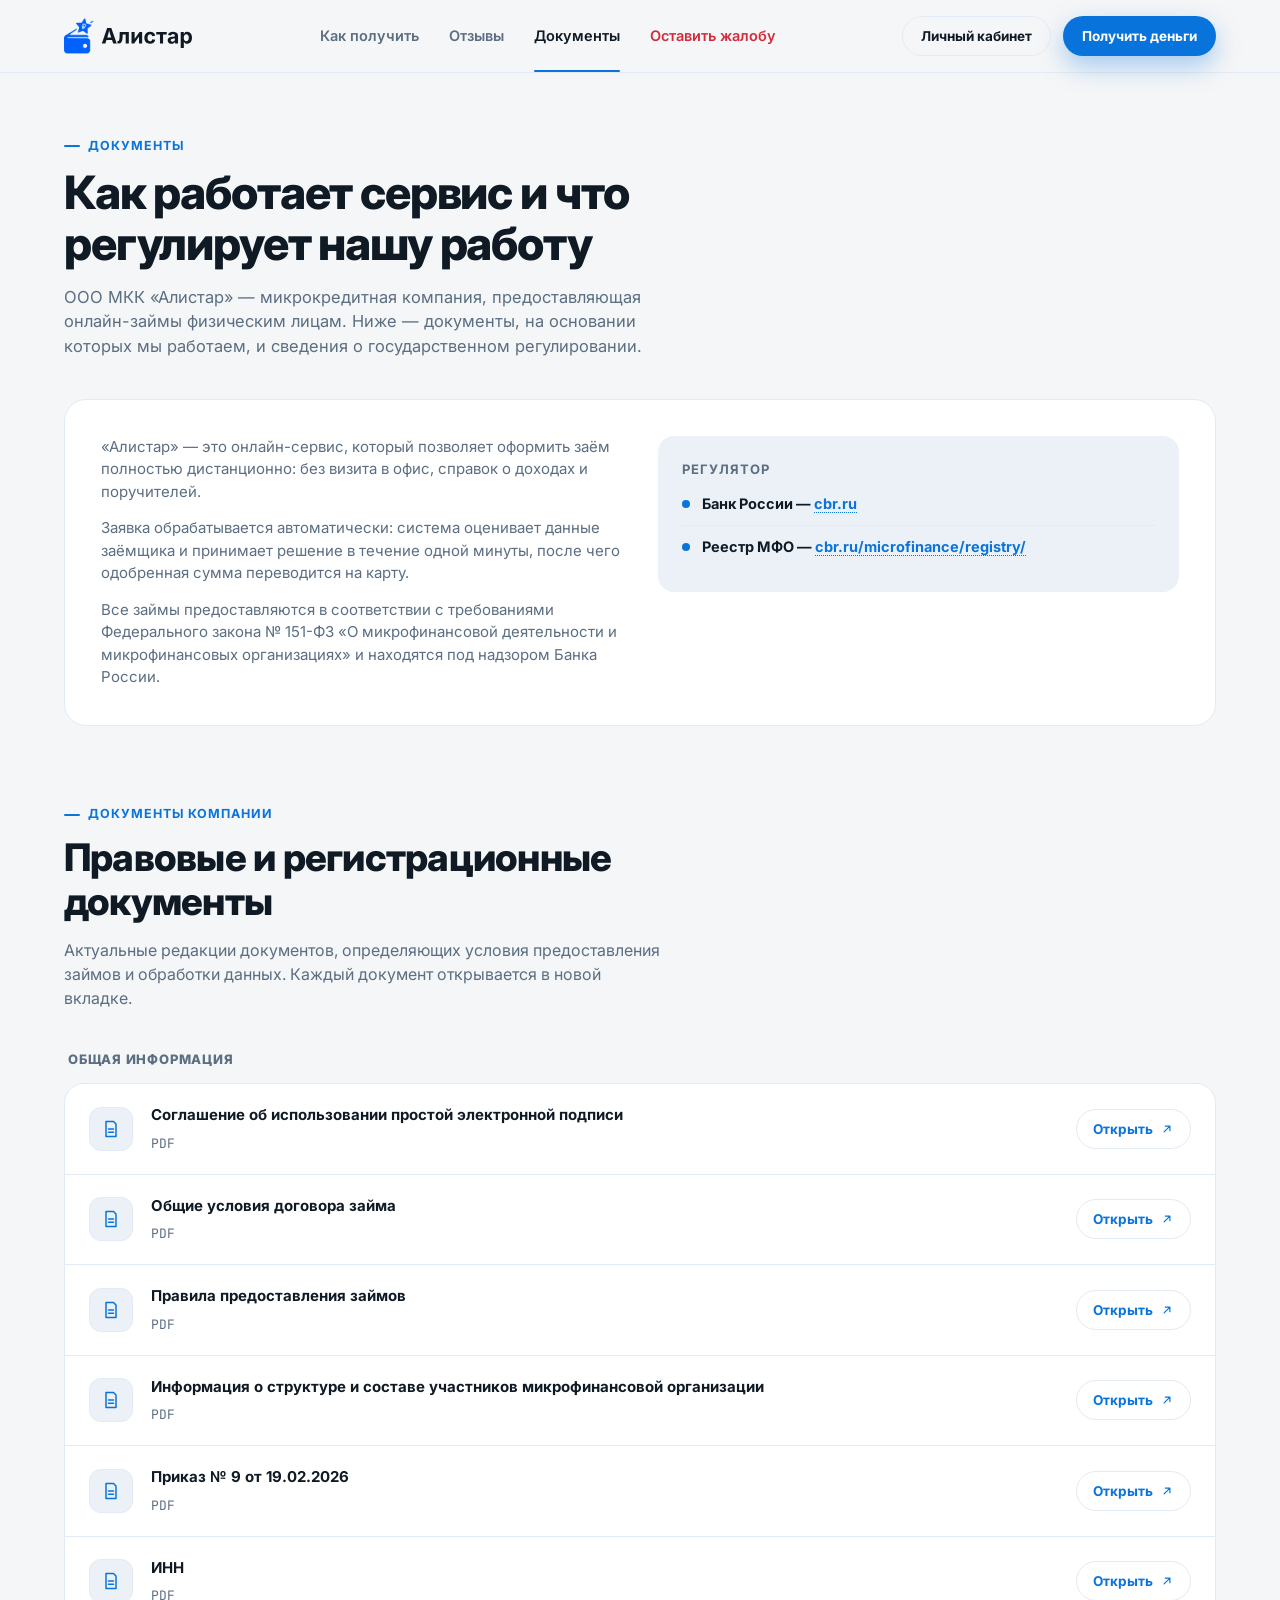
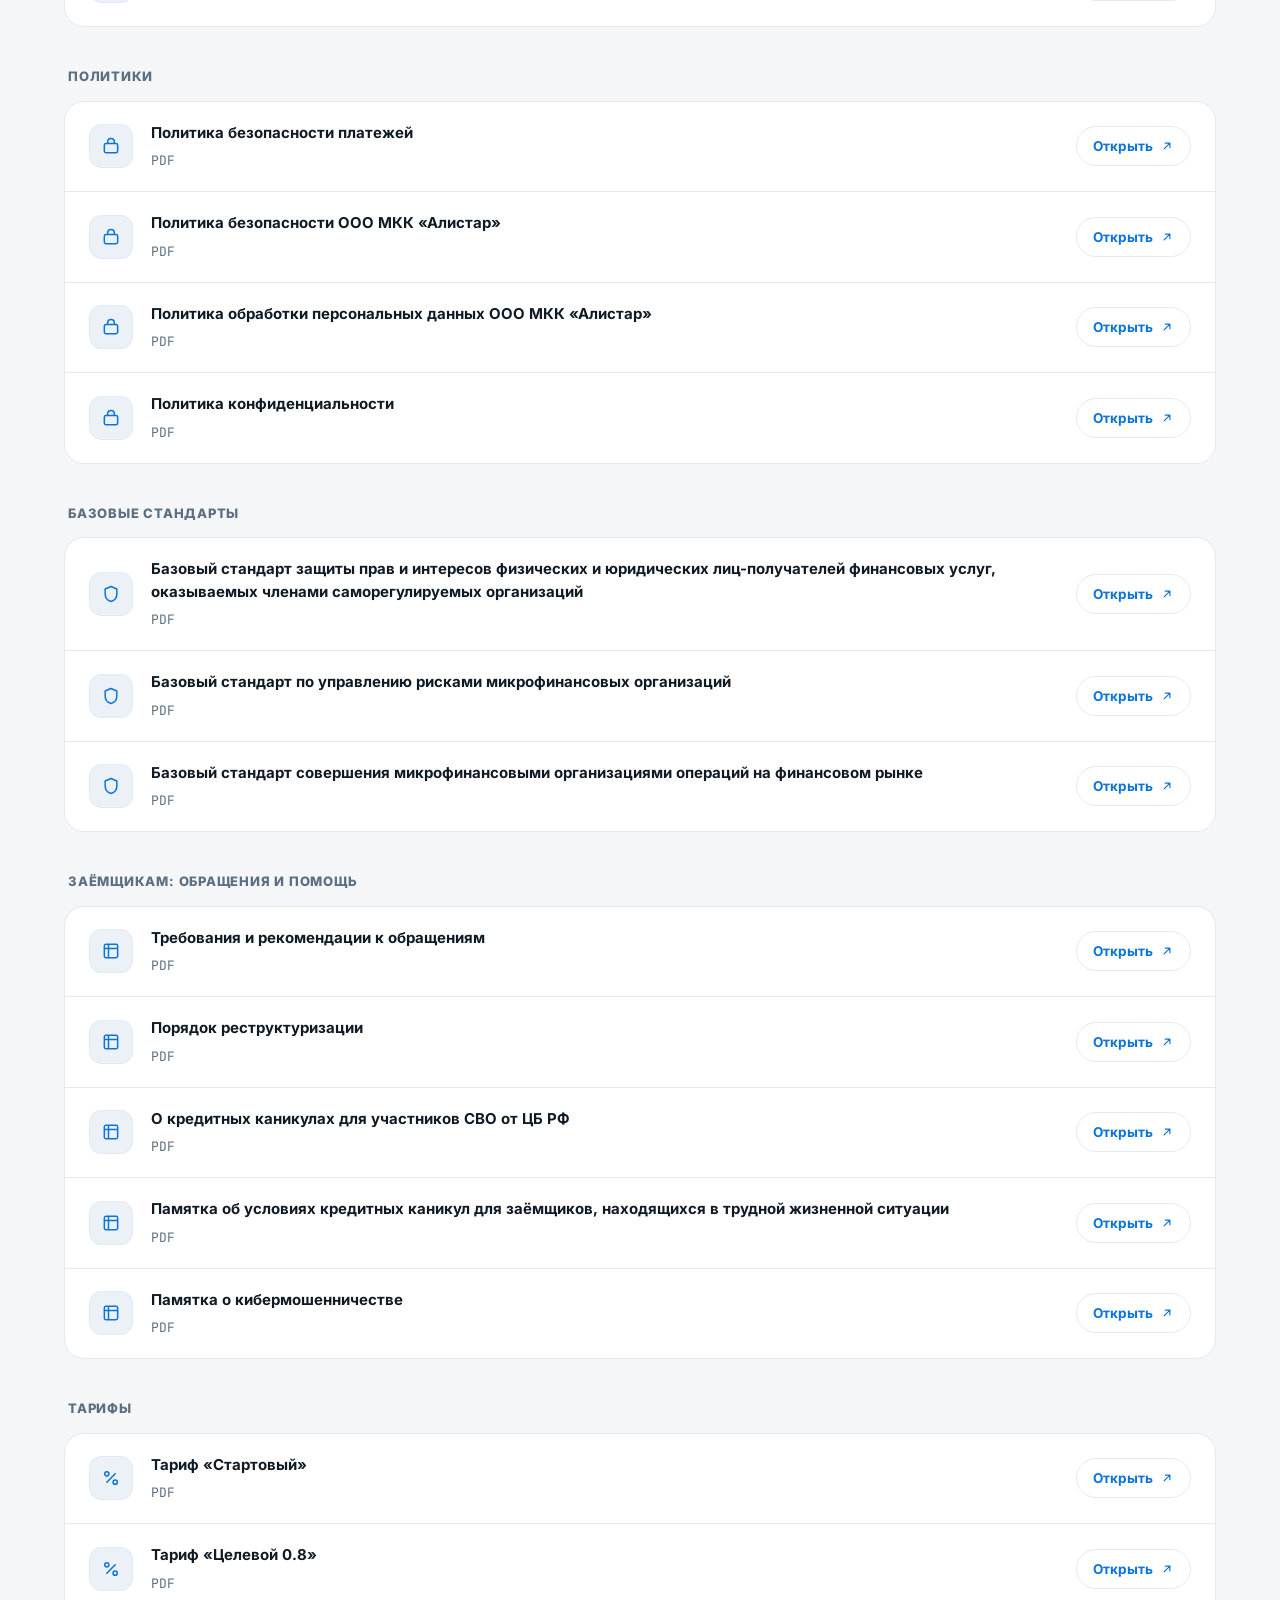
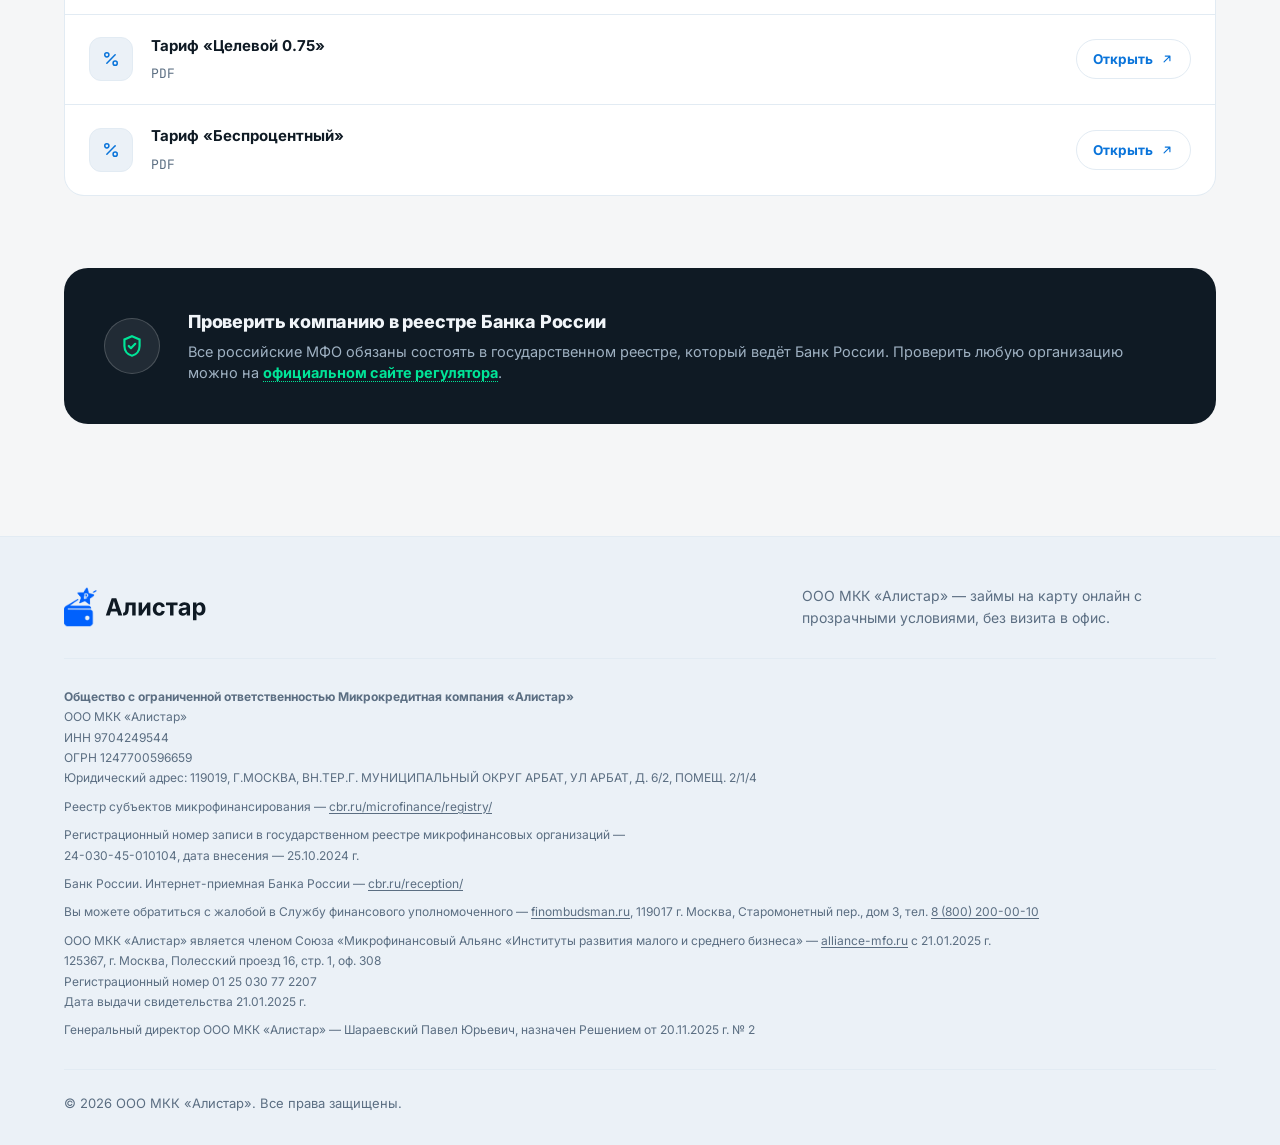
<file: documents.html>
<!DOCTYPE html>
<html lang="ru">
<head>
<meta charset="UTF-8">
<!-- Google Tag Manager -->
<script>(function(w,d,s,l,i){w[l]=w[l]||[];w[l].push({'gtm.start':
new Date().getTime(),event:'gtm.js'});var f=d.getElementsByTagName(s)[0],
j=d.createElement(s),dl=l!='dataLayer'?'&l='+l:'';j.async=true;j.src=
'https://www.googletagmanager.com/gtm.js?id='+i+dl;f.parentNode.insertBefore(j,f);
})(window,document,'script','dataLayer','GTM-M8BMNNRV');</script>
<!-- End Google Tag Manager -->
<meta name="viewport" content="width=device-width, initial-scale=1">
<title>Документы — Алистар</title>
<meta name="description" content="Документы ООО МКК «Алистар»: устав, реестр МФО, общие условия договора займа, тарифы, политика обработки персональных данных.">
<link rel="preconnect" href="https://fonts.googleapis.com">
<link rel="preconnect" href="https://fonts.gstatic.com" crossorigin>
<link href="https://fonts.googleapis.com/css2?family=Inter:wght@400;500;600;700;800&family=JetBrains+Mono:wght@500;600;700&display=swap" rel="stylesheet">
<link rel="icon" type="image/svg+xml" href="favicon.svg">
<link rel="stylesheet" href="style.css">
</head>
<body class="page-sub">
<!-- Google Tag Manager (noscript) -->
<noscript><iframe src="https://www.googletagmanager.com/ns.html?id=GTM-M8BMNNRV"
height="0" width="0" style="display:none;visibility:hidden"></iframe></noscript>
<!-- End Google Tag Manager (noscript) -->

<!-- shared logo (mark + wordmark); the wordmark takes its colour from the parent's `color` -->
<svg width="0" height="0" style="position:absolute" aria-hidden="true" focusable="false">
  <defs>
    <symbol id="pd-logo" viewBox="0 0 165 48">
      <image href="mark.png" x="0" y="2" width="37.12" height="44"/>
      <path transform="translate(47.12 33.6)" fill="currentColor" d="M0.65 0 7.36 -19.64H12.63L19.51 0H15.04L13.53 -4.56H6.55L5.09 0ZM7.55 -7.71H12.48L11.89 -9.48Q11.42 -10.98 10.94 -12.74Q10.47 -14.49 9.95 -16.49Q9.47 -14.46 9.02 -12.71Q8.57 -10.96 8.12 -9.48Z M20.42 0V-3.15H20.9Q21.59 -3.15 22.04 -3.58Q22.49 -4.01 22.73 -5.06Q22.97 -6.1 23.03 -7.95L23.28 -14.74H34.78V0H30.82V-11.6H27.05L26.87 -7.29Q26.7 -3.31 25.39 -1.65Q24.09 0 21.73 0Z M51.6 0H47.63V-8.67H47.51L41.5 0H38.15V-14.74H42.11V-6.1H42.21L48.19 -14.74H51.6Z M61.55 0.29Q59.33 0.29 57.71 -0.67Q56.1 -1.62 55.22 -3.33Q54.34 -5.04 54.34 -7.3Q54.34 -9.58 55.22 -11.3Q56.1 -13.01 57.71 -13.97Q59.33 -14.92 61.55 -14.92Q64.18 -14.92 65.93 -13.61Q67.68 -12.3 68.11 -10.02L64.43 -9.33Q64.18 -10.48 63.46 -11.15Q62.74 -11.81 61.59 -11.81Q60.01 -11.81 59.19 -10.57Q58.38 -9.32 58.38 -7.32Q58.38 -5.34 59.19 -4.08Q60.01 -2.82 61.59 -2.82Q62.74 -2.82 63.48 -3.51Q64.22 -4.21 64.45 -5.39L68.13 -4.72Q67.71 -2.39 65.96 -1.05Q64.2 0.29 61.55 0.29Z M74.08 0V-11.63H69.42V-14.74H82.67V-11.63H78.03V0Z M88.74 0.29Q86.63 0.29 85.23 -0.82Q83.83 -1.94 83.83 -4.13Q83.83 -5.77 84.63 -6.71Q85.42 -7.65 86.68 -8.08Q87.95 -8.52 89.4 -8.65Q91.3 -8.83 92.13 -9.04Q92.97 -9.24 92.97 -9.97V-10.03Q92.97 -10.97 92.37 -11.48Q91.77 -12 90.66 -12Q89.52 -12 88.82 -11.5Q88.12 -11.01 87.88 -10.3L84.26 -10.9Q84.82 -12.81 86.52 -13.87Q88.21 -14.92 90.68 -14.92Q92.26 -14.92 93.69 -14.42Q95.12 -13.92 96.02 -12.82Q96.93 -11.72 96.93 -9.93V0H93.18V-2.04H93.05Q92.51 -1.02 91.44 -0.36Q90.37 0.29 88.74 0.29ZM89.86 -2.49Q91.24 -2.49 92.12 -3.3Q93 -4.1 93 -5.27V-6.87Q92.76 -6.7 92.23 -6.57Q91.69 -6.45 91.1 -6.35Q90.51 -6.25 90.07 -6.2Q88.98 -6.04 88.3 -5.58Q87.63 -5.12 87.63 -4.23Q87.63 -3.38 88.26 -2.93Q88.88 -2.49 89.86 -2.49Z M100.3 5.51V-14.74H104.19V-12.26H104.37Q104.64 -12.84 105.15 -13.46Q105.65 -14.08 106.49 -14.5Q107.33 -14.92 108.58 -14.92Q110.21 -14.92 111.57 -14.08Q112.93 -13.24 113.74 -11.55Q114.55 -9.86 114.55 -7.34Q114.55 -4.89 113.76 -3.2Q112.97 -1.5 111.61 -0.63Q110.25 0.25 108.55 0.25Q107.35 0.25 106.52 -0.16Q105.69 -0.57 105.17 -1.17Q104.65 -1.77 104.37 -2.36H104.26V5.51ZM107.34 -2.93Q108.88 -2.93 109.69 -4.17Q110.5 -5.41 110.5 -7.36Q110.5 -9.29 109.7 -10.53Q108.9 -11.76 107.34 -11.76Q105.81 -11.76 104.99 -10.56Q104.16 -9.36 104.16 -7.36Q104.16 -5.35 104.99 -4.14Q105.82 -2.93 107.34 -2.93Z"/>
    </symbol>
  </defs>
</svg>

<!-- ============ HEADER ============ -->
<header>
  <div class="wrap nav-row">
    <a href="index.html" class="brand" aria-label="Алистар — на главную">
      <svg class="brand-logo" viewBox="0 0 165 48" role="img" aria-label="Алистар"><use href="#pd-logo"/></svg>
    </a>
    <nav class="main-nav">
      <a href="index.html#how">Как получить</a>
      <a href="index.html#reviews">Отзывы</a>
      <a href="documents.html" class="active">Документы</a>
      <a href="https://celfin.ru/complain/" class="nav-alert">Оставить жалобу</a>
    </nav>
    <div class="header-actions">
      <a class="btn btn-ghost btn-sm" href="https://celfin.ru/personal/">Личный кабинет</a>
      <a class="btn btn-primary btn-sm" href="https://celfin.ru/order/">Получить деньги</a>
      <button class="burger" id="burgerBtn" aria-label="Открыть меню"><span></span></button>
    </div>
  </div>
</header>

<div class="mobile-scrim" id="scrim"></div>
<div class="mobile-panel" id="mobilePanel">
  <button class="close-x" id="closePanel" aria-label="Закрыть меню">×</button>
  <nav>
    <a href="index.html#how">Как получить</a>
    <a href="index.html#reviews">Отзывы</a>
    <a href="documents.html" class="active">Документы</a>
    <a href="https://celfin.ru/complain/" class="nav-alert">Оставить жалобу</a>
  </nav>
  <a class="btn btn-primary btn-block" href="https://celfin.ru/order/">Получить деньги</a>
  <a class="btn btn-ghost btn-block" href="https://celfin.ru/personal/">Личный кабинет</a>
</div>

<main>
<!-- ============ PAGE HERO ============ -->
<section class="page-hero">
  <div class="wrap">
    <span class="eyebrow">Документы</span>
    <h1>Как работает сервис и что регулирует нашу работу</h1>
    <p>ООО МКК «Алистар» — микрокредитная компания, предоставляющая онлайн-займы физическим лицам. Ниже — документы, на основании которых мы работаем, и сведения о государственном регулировании.</p>
  </div>
</section>

<!-- ============ ABOUT ============ -->
<section>
  <div class="wrap">
    <div class="about-card">
      <div>
        <p>«Алистар» — это онлайн-сервис, который позволяет оформить заём полностью дистанционно: без визита в офис, справок о доходах и поручителей.</p>
        <p>Заявка обрабатывается автоматически: система оценивает данные заёмщика и принимает решение в течение одной минуты, после чего одобренная сумма переводится на карту.</p>
        <p>Все займы предоставляются в соответствии с требованиями Федерального закона № 151-ФЗ «О микрофинансовой деятельности и микрофинансовых организациях» и находятся под надзором Банка России.</p>
      </div>
      <div class="about-side">
        <h4>Регулятор</h4>
        <div class="partner-row">
          <span class="partner-dot"></span>
          <span>Банк России — <a href="https://www.cbr.ru/" target="_blank" rel="noopener">cbr.ru</a></span>
        </div>
        <div class="partner-row">
          <span class="partner-dot"></span>
          <span>Реестр МФО — <a href="https://www.cbr.ru/microfinance/registry/" target="_blank" rel="noopener">cbr.ru/microfinance/registry/</a></span>
        </div>
      </div>
    </div>
  </div>
</section>

<!-- ============ DOCUMENTS LIST ============ -->
<section id="docs">
  <div class="wrap">
    <div class="section-head">
      <span class="eyebrow">Документы компании</span>
      <h2>Правовые и регистрационные документы</h2>
      <p>Актуальные редакции документов, определяющих условия предоставления займов и обработки данных. Каждый документ открывается в новой вкладке.</p>
    </div>

    <div class="doc-group">
      <div class="doc-group-title">Общая информация</div>
      <div class="doc-list">
        <div class="doc-row">
          <span class="doc-icon" aria-hidden="true"><svg viewBox="0 0 24 24" fill="none"><path d="M6 3h9l3 3v15H6V3z" stroke="currentColor" stroke-width="1.8" stroke-linejoin="round"/><path d="M9 12h6M9 16h6" stroke="currentColor" stroke-width="1.8" stroke-linecap="round"/></svg></span>
          <div class="doc-info"><h4>Соглашение об использовании простой электронной подписи</h4><span>PDF</span></div>
          <a class="doc-dl" href="docs/01-soglashenie-pep.pdf" target="_blank" rel="noopener">Открыть <svg viewBox="0 0 24 24" fill="none" aria-hidden="true"><path d="M7 17L17 7M9 7h8v8" stroke="currentColor" stroke-width="2" stroke-linecap="round" stroke-linejoin="round"/></svg></a>
        </div>
        <div class="doc-row">
          <span class="doc-icon" aria-hidden="true"><svg viewBox="0 0 24 24" fill="none"><path d="M6 3h9l3 3v15H6V3z" stroke="currentColor" stroke-width="1.8" stroke-linejoin="round"/><path d="M9 12h6M9 16h6" stroke="currentColor" stroke-width="1.8" stroke-linecap="round"/></svg></span>
          <div class="doc-info"><h4>Общие условия договора займа</h4><span>PDF</span></div>
          <a class="doc-dl" href="docs/02-obshchie-usloviya-dogovora-zayma.pdf" target="_blank" rel="noopener">Открыть <svg viewBox="0 0 24 24" fill="none" aria-hidden="true"><path d="M7 17L17 7M9 7h8v8" stroke="currentColor" stroke-width="2" stroke-linecap="round" stroke-linejoin="round"/></svg></a>
        </div>
        <div class="doc-row">
          <span class="doc-icon" aria-hidden="true"><svg viewBox="0 0 24 24" fill="none"><path d="M6 3h9l3 3v15H6V3z" stroke="currentColor" stroke-width="1.8" stroke-linejoin="round"/><path d="M9 12h6M9 16h6" stroke="currentColor" stroke-width="1.8" stroke-linecap="round"/></svg></span>
          <div class="doc-info"><h4>Правила предоставления займов</h4><span>PDF</span></div>
          <a class="doc-dl" href="docs/03-pravila-predostavleniya-zaymov.pdf" target="_blank" rel="noopener">Открыть <svg viewBox="0 0 24 24" fill="none" aria-hidden="true"><path d="M7 17L17 7M9 7h8v8" stroke="currentColor" stroke-width="2" stroke-linecap="round" stroke-linejoin="round"/></svg></a>
        </div>
        <div class="doc-row">
          <span class="doc-icon" aria-hidden="true"><svg viewBox="0 0 24 24" fill="none"><path d="M6 3h9l3 3v15H6V3z" stroke="currentColor" stroke-width="1.8" stroke-linejoin="round"/><path d="M9 12h6M9 16h6" stroke="currentColor" stroke-width="1.8" stroke-linecap="round"/></svg></span>
          <div class="doc-info"><h4>Информация о структуре и составе участников микрофинансовой организации</h4><span>PDF</span></div>
          <a class="doc-dl" href="docs/04-struktura-i-sostav-uchastnikov.pdf" target="_blank" rel="noopener">Открыть <svg viewBox="0 0 24 24" fill="none" aria-hidden="true"><path d="M7 17L17 7M9 7h8v8" stroke="currentColor" stroke-width="2" stroke-linecap="round" stroke-linejoin="round"/></svg></a>
        </div>
        <div class="doc-row">
          <span class="doc-icon" aria-hidden="true"><svg viewBox="0 0 24 24" fill="none"><path d="M6 3h9l3 3v15H6V3z" stroke="currentColor" stroke-width="1.8" stroke-linejoin="round"/><path d="M9 12h6M9 16h6" stroke="currentColor" stroke-width="1.8" stroke-linecap="round"/></svg></span>
          <div class="doc-info"><h4>Приказ № 9 от 19.02.2026</h4><span>PDF</span></div>
          <a class="doc-dl" href="docs/05-prikaz-9-ot-19.02.2026.pdf" target="_blank" rel="noopener">Открыть <svg viewBox="0 0 24 24" fill="none" aria-hidden="true"><path d="M7 17L17 7M9 7h8v8" stroke="currentColor" stroke-width="2" stroke-linecap="round" stroke-linejoin="round"/></svg></a>
        </div>
        <div class="doc-row">
          <span class="doc-icon" aria-hidden="true"><svg viewBox="0 0 24 24" fill="none"><path d="M6 3h9l3 3v15H6V3z" stroke="currentColor" stroke-width="1.8" stroke-linejoin="round"/><path d="M9 12h6M9 16h6" stroke="currentColor" stroke-width="1.8" stroke-linecap="round"/></svg></span>
          <div class="doc-info"><h4>ИНН</h4><span>PDF</span></div>
          <a class="doc-dl" href="docs/11-inn.pdf" target="_blank" rel="noopener">Открыть <svg viewBox="0 0 24 24" fill="none" aria-hidden="true"><path d="M7 17L17 7M9 7h8v8" stroke="currentColor" stroke-width="2" stroke-linecap="round" stroke-linejoin="round"/></svg></a>
        </div>
      </div>
    </div>

    <div class="doc-group">
      <div class="doc-group-title">Политики</div>
      <div class="doc-list">
        <div class="doc-row">
          <span class="doc-icon" aria-hidden="true"><svg viewBox="0 0 24 24" fill="none"><rect x="4" y="9" width="16" height="11" rx="2" stroke="currentColor" stroke-width="1.8"/><path d="M8 9V7a4 4 0 018 0v2" stroke="currentColor" stroke-width="1.8"/></svg></span>
          <div class="doc-info"><h4>Политика безопасности платежей</h4><span>PDF</span></div>
          <a class="doc-dl" href="docs/06-politika-bezopasnosti-platezhey.pdf" target="_blank" rel="noopener">Открыть <svg viewBox="0 0 24 24" fill="none" aria-hidden="true"><path d="M7 17L17 7M9 7h8v8" stroke="currentColor" stroke-width="2" stroke-linecap="round" stroke-linejoin="round"/></svg></a>
        </div>
        <div class="doc-row">
          <span class="doc-icon" aria-hidden="true"><svg viewBox="0 0 24 24" fill="none"><rect x="4" y="9" width="16" height="11" rx="2" stroke="currentColor" stroke-width="1.8"/><path d="M8 9V7a4 4 0 018 0v2" stroke="currentColor" stroke-width="1.8"/></svg></span>
          <div class="doc-info"><h4>Политика безопасности ООО МКК «Алистар»</h4><span>PDF</span></div>
          <a class="doc-dl" href="docs/12-politika-bezopasnosti.pdf" target="_blank" rel="noopener">Открыть <svg viewBox="0 0 24 24" fill="none" aria-hidden="true"><path d="M7 17L17 7M9 7h8v8" stroke="currentColor" stroke-width="2" stroke-linecap="round" stroke-linejoin="round"/></svg></a>
        </div>
        <div class="doc-row">
          <span class="doc-icon" aria-hidden="true"><svg viewBox="0 0 24 24" fill="none"><rect x="4" y="9" width="16" height="11" rx="2" stroke="currentColor" stroke-width="1.8"/><path d="M8 9V7a4 4 0 018 0v2" stroke="currentColor" stroke-width="1.8"/></svg></span>
          <div class="doc-info"><h4>Политика обработки персональных данных ООО МКК «Алистар»</h4><span>PDF</span></div>
          <a class="doc-dl" href="docs/13-politika-obrabotki-pd.pdf" target="_blank" rel="noopener">Открыть <svg viewBox="0 0 24 24" fill="none" aria-hidden="true"><path d="M7 17L17 7M9 7h8v8" stroke="currentColor" stroke-width="2" stroke-linecap="round" stroke-linejoin="round"/></svg></a>
        </div>
        <div class="doc-row">
          <span class="doc-icon" aria-hidden="true"><svg viewBox="0 0 24 24" fill="none"><rect x="4" y="9" width="16" height="11" rx="2" stroke="currentColor" stroke-width="1.8"/><path d="M8 9V7a4 4 0 018 0v2" stroke="currentColor" stroke-width="1.8"/></svg></span>
          <div class="doc-info"><h4>Политика конфиденциальности</h4><span>PDF</span></div>
          <a class="doc-dl" href="docs/10-politika-konfidentsialnosti.pdf" target="_blank" rel="noopener">Открыть <svg viewBox="0 0 24 24" fill="none" aria-hidden="true"><path d="M7 17L17 7M9 7h8v8" stroke="currentColor" stroke-width="2" stroke-linecap="round" stroke-linejoin="round"/></svg></a>
        </div>
      </div>
    </div>

    <div class="doc-group">
      <div class="doc-group-title">Базовые стандарты</div>
      <div class="doc-list">
        <div class="doc-row">
          <span class="doc-icon" aria-hidden="true"><svg viewBox="0 0 24 24" fill="none"><path d="M12 3l7 3v6c0 4.5-3 8-7 9-4-1-7-4.5-7-9V6l7-3z" stroke="currentColor" stroke-width="1.8" stroke-linejoin="round"/></svg></span>
          <div class="doc-info"><h4>Базовый стандарт защиты прав и интересов физических и юридических лиц-получателей финансовых услуг, оказываемых членами саморегулируемых организаций</h4><span>PDF</span></div>
          <a class="doc-dl" href="docs/07-bazovyy-standart-zashchity-prav.pdf" target="_blank" rel="noopener">Открыть <svg viewBox="0 0 24 24" fill="none" aria-hidden="true"><path d="M7 17L17 7M9 7h8v8" stroke="currentColor" stroke-width="2" stroke-linecap="round" stroke-linejoin="round"/></svg></a>
        </div>
        <div class="doc-row">
          <span class="doc-icon" aria-hidden="true"><svg viewBox="0 0 24 24" fill="none"><path d="M12 3l7 3v6c0 4.5-3 8-7 9-4-1-7-4.5-7-9V6l7-3z" stroke="currentColor" stroke-width="1.8" stroke-linejoin="round"/></svg></span>
          <div class="doc-info"><h4>Базовый стандарт по управлению рисками микрофинансовых организаций</h4><span>PDF</span></div>
          <a class="doc-dl" href="docs/08-bazovyy-standart-upravleniya-riskami.pdf" target="_blank" rel="noopener">Открыть <svg viewBox="0 0 24 24" fill="none" aria-hidden="true"><path d="M7 17L17 7M9 7h8v8" stroke="currentColor" stroke-width="2" stroke-linecap="round" stroke-linejoin="round"/></svg></a>
        </div>
        <div class="doc-row">
          <span class="doc-icon" aria-hidden="true"><svg viewBox="0 0 24 24" fill="none"><path d="M12 3l7 3v6c0 4.5-3 8-7 9-4-1-7-4.5-7-9V6l7-3z" stroke="currentColor" stroke-width="1.8" stroke-linejoin="round"/></svg></span>
          <div class="doc-info"><h4>Базовый стандарт совершения микрофинансовыми организациями операций на финансовом рынке</h4><span>PDF</span></div>
          <a class="doc-dl" href="docs/09-bazovyy-standart-operatsiy-mfo.pdf" target="_blank" rel="noopener">Открыть <svg viewBox="0 0 24 24" fill="none" aria-hidden="true"><path d="M7 17L17 7M9 7h8v8" stroke="currentColor" stroke-width="2" stroke-linecap="round" stroke-linejoin="round"/></svg></a>
        </div>
      </div>
    </div>

    <div class="doc-group">
      <div class="doc-group-title">Заёмщикам: обращения и помощь</div>
      <div class="doc-list">
        <div class="doc-row">
          <span class="doc-icon" aria-hidden="true"><svg viewBox="0 0 24 24" fill="none"><rect x="4" y="4" width="16" height="16" rx="2" stroke="currentColor" stroke-width="1.8"/><path d="M4 9h16M9 4v16" stroke="currentColor" stroke-width="1.8"/></svg></span>
          <div class="doc-info"><h4>Требования и рекомендации к обращениям</h4><span>PDF</span></div>
          <a class="doc-dl" href="docs/18-trebovaniya-i-rekomendatsii-obrashcheniya.pdf" target="_blank" rel="noopener">Открыть <svg viewBox="0 0 24 24" fill="none" aria-hidden="true"><path d="M7 17L17 7M9 7h8v8" stroke="currentColor" stroke-width="2" stroke-linecap="round" stroke-linejoin="round"/></svg></a>
        </div>
        <div class="doc-row">
          <span class="doc-icon" aria-hidden="true"><svg viewBox="0 0 24 24" fill="none"><rect x="4" y="4" width="16" height="16" rx="2" stroke="currentColor" stroke-width="1.8"/><path d="M4 9h16M9 4v16" stroke="currentColor" stroke-width="1.8"/></svg></span>
          <div class="doc-info"><h4>Порядок реструктуризации</h4><span>PDF</span></div>
          <a class="doc-dl" href="docs/17-poryadok-restrukturizatsii.pdf" target="_blank" rel="noopener">Открыть <svg viewBox="0 0 24 24" fill="none" aria-hidden="true"><path d="M7 17L17 7M9 7h8v8" stroke="currentColor" stroke-width="2" stroke-linecap="round" stroke-linejoin="round"/></svg></a>
        </div>
        <div class="doc-row">
          <span class="doc-icon" aria-hidden="true"><svg viewBox="0 0 24 24" fill="none"><rect x="4" y="4" width="16" height="16" rx="2" stroke="currentColor" stroke-width="1.8"/><path d="M4 9h16M9 4v16" stroke="currentColor" stroke-width="1.8"/></svg></span>
          <div class="doc-info"><h4>О кредитных каникулах для участников СВО от ЦБ РФ</h4><span>PDF</span></div>
          <a class="doc-dl" href="docs/14-kreditnye-kanikuly-svo.pdf" target="_blank" rel="noopener">Открыть <svg viewBox="0 0 24 24" fill="none" aria-hidden="true"><path d="M7 17L17 7M9 7h8v8" stroke="currentColor" stroke-width="2" stroke-linecap="round" stroke-linejoin="round"/></svg></a>
        </div>
        <div class="doc-row">
          <span class="doc-icon" aria-hidden="true"><svg viewBox="0 0 24 24" fill="none"><rect x="4" y="4" width="16" height="16" rx="2" stroke="currentColor" stroke-width="1.8"/><path d="M4 9h16M9 4v16" stroke="currentColor" stroke-width="1.8"/></svg></span>
          <div class="doc-info"><h4>Памятка об условиях кредитных каникул для заёмщиков, находящихся в трудной жизненной ситуации</h4><span>PDF</span></div>
          <a class="doc-dl" href="docs/15-pamyatka-o-kreditnykh-kanikulakh-tzhs.pdf" target="_blank" rel="noopener">Открыть <svg viewBox="0 0 24 24" fill="none" aria-hidden="true"><path d="M7 17L17 7M9 7h8v8" stroke="currentColor" stroke-width="2" stroke-linecap="round" stroke-linejoin="round"/></svg></a>
        </div>
        <div class="doc-row">
          <span class="doc-icon" aria-hidden="true"><svg viewBox="0 0 24 24" fill="none"><rect x="4" y="4" width="16" height="16" rx="2" stroke="currentColor" stroke-width="1.8"/><path d="M4 9h16M9 4v16" stroke="currentColor" stroke-width="1.8"/></svg></span>
          <div class="doc-info"><h4>Памятка о кибермошенничестве</h4><span>PDF</span></div>
          <a class="doc-dl" href="docs/16-pamyatka-o-kibermoshennichestve.pdf" target="_blank" rel="noopener">Открыть <svg viewBox="0 0 24 24" fill="none" aria-hidden="true"><path d="M7 17L17 7M9 7h8v8" stroke="currentColor" stroke-width="2" stroke-linecap="round" stroke-linejoin="round"/></svg></a>
        </div>
      </div>
    </div>

    <div class="doc-group">
      <div class="doc-group-title">Тарифы</div>
      <div class="doc-list">
        <div class="doc-row">
          <span class="doc-icon" aria-hidden="true"><svg viewBox="0 0 24 24" fill="none"><circle cx="7" cy="7" r="2.5" stroke="currentColor" stroke-width="1.8"/><circle cx="17" cy="17" r="2.5" stroke="currentColor" stroke-width="1.8"/><path d="M17 7L7 17" stroke="currentColor" stroke-width="1.8" stroke-linecap="round"/></svg></span>
          <div class="doc-info"><h4>Тариф «Стартовый»</h4><span>PDF</span></div>
          <a class="doc-dl" href="docs/19-tarif-startovyy.pdf" target="_blank" rel="noopener">Открыть <svg viewBox="0 0 24 24" fill="none" aria-hidden="true"><path d="M7 17L17 7M9 7h8v8" stroke="currentColor" stroke-width="2" stroke-linecap="round" stroke-linejoin="round"/></svg></a>
        </div>
        <div class="doc-row">
          <span class="doc-icon" aria-hidden="true"><svg viewBox="0 0 24 24" fill="none"><circle cx="7" cy="7" r="2.5" stroke="currentColor" stroke-width="1.8"/><circle cx="17" cy="17" r="2.5" stroke="currentColor" stroke-width="1.8"/><path d="M17 7L7 17" stroke="currentColor" stroke-width="1.8" stroke-linecap="round"/></svg></span>
          <div class="doc-info"><h4>Тариф «Целевой 0.8»</h4><span>PDF</span></div>
          <a class="doc-dl" href="docs/20-tarif-tselevoy-0.8.pdf" target="_blank" rel="noopener">Открыть <svg viewBox="0 0 24 24" fill="none" aria-hidden="true"><path d="M7 17L17 7M9 7h8v8" stroke="currentColor" stroke-width="2" stroke-linecap="round" stroke-linejoin="round"/></svg></a>
        </div>
        <div class="doc-row">
          <span class="doc-icon" aria-hidden="true"><svg viewBox="0 0 24 24" fill="none"><circle cx="7" cy="7" r="2.5" stroke="currentColor" stroke-width="1.8"/><circle cx="17" cy="17" r="2.5" stroke="currentColor" stroke-width="1.8"/><path d="M17 7L7 17" stroke="currentColor" stroke-width="1.8" stroke-linecap="round"/></svg></span>
          <div class="doc-info"><h4>Тариф «Целевой 0.75»</h4><span>PDF</span></div>
          <a class="doc-dl" href="docs/21-tarif-tselevoy-0.75.pdf" target="_blank" rel="noopener">Открыть <svg viewBox="0 0 24 24" fill="none" aria-hidden="true"><path d="M7 17L17 7M9 7h8v8" stroke="currentColor" stroke-width="2" stroke-linecap="round" stroke-linejoin="round"/></svg></a>
        </div>
        <div class="doc-row">
          <span class="doc-icon" aria-hidden="true"><svg viewBox="0 0 24 24" fill="none"><circle cx="7" cy="7" r="2.5" stroke="currentColor" stroke-width="1.8"/><circle cx="17" cy="17" r="2.5" stroke="currentColor" stroke-width="1.8"/><path d="M17 7L7 17" stroke="currentColor" stroke-width="1.8" stroke-linecap="round"/></svg></span>
          <div class="doc-info"><h4>Тариф «Беспроцентный»</h4><span>PDF</span></div>
          <a class="doc-dl" href="docs/22-tarif-besprotsentnyy.pdf" target="_blank" rel="noopener">Открыть <svg viewBox="0 0 24 24" fill="none" aria-hidden="true"><path d="M7 17L17 7M9 7h8v8" stroke="currentColor" stroke-width="2" stroke-linecap="round" stroke-linejoin="round"/></svg></a>
        </div>
      </div>
    </div>
  </div>
</section>

<!-- ============ REGISTRY BAND ============ -->
<section>
  <div class="wrap">
    <div class="registry-band">
      <span class="reg-icon" aria-hidden="true"><svg viewBox="0 0 24 24" fill="none"><path d="M12 3l7 3v6c0 4.5-3 8-7 9-4-1-7-4.5-7-9V6l7-3z" stroke="currentColor" stroke-width="2"/><path d="M9 12l2 2 4-4" stroke="currentColor" stroke-width="2" stroke-linecap="round" stroke-linejoin="round"/></svg></span>
      <div class="reg-text">
        <h3>Проверить компанию в реестре Банка России</h3>
        <p>Все российские МФО обязаны состоять в государственном реестре, который ведёт Банк России. Проверить любую организацию можно на <a href="https://www.cbr.ru/microfinance/registry/" target="_blank" rel="noopener">официальном сайте регулятора</a>.</p>
      </div>
    </div>
  </div>
</section>
</main>

<!-- ============ FOOTER ============ -->
<footer>
  <div class="wrap">
    <div class="footer-top">
      <div class="footer-brand">
        <div class="brand">
          <svg class="brand-logo" viewBox="0 0 165 48" role="img" aria-label="Алистар"><use href="#pd-logo"/></svg>
        </div>
        <p>ООО МКК «Алистар» — займы на карту онлайн с прозрачными условиями, без визита в офис.</p>
      </div>
    </div>

    <div class="legal-block">
      <p><b>Общество с ограниченной ответственностью Микрокредитная компания «Алистар»</b><br>
      ООО МКК «Алистар»<br>
      ИНН 9704249544<br>
      ОГРН 1247700596659<br>
      Юридический адрес: 119019, Г.МОСКВА, ВН.ТЕР.Г. МУНИЦИПАЛЬНЫЙ ОКРУГ АРБАТ, УЛ АРБАТ, Д.&nbsp;6/2, ПОМЕЩ.&nbsp;2/1/4</p>
      <p>Реестр субъектов микрофинансирования — <a href="https://cbr.ru/microfinance/registry/" target="_blank" rel="noopener">cbr.ru/microfinance/registry/</a></p>
      <p>Регистрационный номер записи в государственном реестре микрофинансовых организаций —<br>
      24-030-45-010104, дата внесения — 25.10.2024&nbsp;г.</p>
      <p>Банк России. Интернет-приемная Банка России — <a href="https://cbr.ru/reception/" target="_blank" rel="noopener">cbr.ru/reception/</a></p>
      <p>Вы можете обратиться с жалобой в Службу финансового уполномоченного — <a href="https://finombudsman.ru/" target="_blank" rel="noopener">finombudsman.ru</a>, 119017 г.&nbsp;Москва, Старомонетный пер., дом&nbsp;3, тел. <a href="tel:88002000010">8&nbsp;(800)&nbsp;200-00-10</a></p>
      <p>ООО МКК «Алистар» является членом Союза «Микрофинансовый Альянс «Институты развития малого и среднего бизнеса» — <a href="https://alliance-mfo.ru/" target="_blank" rel="noopener">alliance-mfo.ru</a> с 21.01.2025&nbsp;г.<br>
      125367, г.&nbsp;Москва, Полесский проезд 16, стр.&nbsp;1, оф.&nbsp;308<br>
      Регистрационный номер 01 25 030 77 2207<br>
      Дата выдачи свидетельства 21.01.2025&nbsp;г.</p>
      <p>Генеральный директор ООО МКК «Алистар» — Шараевский Павел Юрьевич, назначен Решением от 20.11.2025&nbsp;г. №&nbsp;2</p>
    </div>

    <div class="footer-bottom">
      <span>© 2026 ООО МКК «Алистар». Все права защищены.</span>
    </div>
  </div>
</footer>

<script>
(function(){
  var burger = document.getElementById('burgerBtn');
  var panel = document.getElementById('mobilePanel');
  var scrim = document.getElementById('scrim');
  var closeBtn = document.getElementById('closePanel');
  function openPanel(){ panel.classList.add('open'); scrim.classList.add('open'); }
  function closePanel(){ panel.classList.remove('open'); scrim.classList.remove('open'); }
  burger.addEventListener('click', openPanel);
  closeBtn.addEventListener('click', closePanel);
  scrim.addEventListener('click', closePanel);
  panel.querySelectorAll('a').forEach(function(a){ a.addEventListener('click', closePanel); });
})();
</script>

<script src="utm.js"></script>
</body>
</html>
</file>
<file: style.css>
/* ================================================================
   ООО МКК «АЛИСТАР» — design concept
   Light theme only. Palette: azure blue + deep navy + cool greys (banki.ru-style) · mint accent
   Font: Inter (+ JetBrains Mono for figures)
   ================================================================ */
*{box-sizing:border-box; margin:0; padding:0;}
html{scroll-behavior:smooth;}

:root{
  /* brand constants  */
  --azure:#009BFF;
  --brand:#0973DC;
  --brand-dark:#0759B0;
  --brand-soft:#009BFF1f;
  --mint:#00E598;
  --ink-const:#0F1A24;
  --paper-const:#F1F5F9;
  --section-gap:112px;
  --alert:#D42A3A;
  --alert-dark:#B21F2E;

  /* theme-aware tokens (light default) */
  --bg:#F5F6F7;
  --surface:#FFFFFF;
  --surface-2:#EBF1F7;
  --text:#0F1A24;
  --text-muted:#5B6E82;
  --border:#E2EBF3;
  --header-bg:rgba(245,246,247,0.86);
  --accent:#0A74DA;
  --shadow:0 20px 50px rgba(15,26,36,0.08);
  --shadow-lg:0 30px 70px rgba(15,26,36,0.15);
  color-scheme:light;
}

body{
  font-family:'Inter', system-ui, -apple-system, 'Segoe UI', sans-serif;
  background:var(--bg); color:var(--text);
  -webkit-font-smoothing:antialiased; line-height:1.5;
  transition:background .2s ease, color .2s ease;
}
img{max-width:100%; display:block;}
a{color:inherit; text-decoration:none;}
button{font-family:inherit; cursor:pointer;}
.mono{font-family:'JetBrains Mono', monospace; font-variant-numeric:tabular-nums;}
.sr-only{position:absolute; width:1px; height:1px; overflow:hidden; clip:rect(0 0 0 0); white-space:nowrap;}
:focus-visible{outline:2px solid var(--accent); outline-offset:3px;}

.wrap{max-width:1200px; margin:0 auto; padding:0 24px;}

/* consistent vertical rhythm between top-level sections */
main > section{margin-top:var(--section-gap);}
main > section:first-child{margin-top:0;}

.eyebrow{
  display:inline-flex; align-items:center; gap:8px; font-size:12.5px; font-weight:700;
  text-transform:uppercase; letter-spacing:.08em; color:var(--accent);
}
.eyebrow::before{content:''; width:16px; height:2px; background:var(--accent); border-radius:2px;}

.section-head{max-width:600px; margin-bottom:40px;}
.section-head h2{font-size:clamp(26px,3vw,38px); font-weight:800; margin-top:12px; line-height:1.15; letter-spacing:-.02em;}
.section-head p{margin-top:14px; color:var(--text-muted); font-size:16px;}

/* ================================================================
   BUTTONS
   ================================================================ */
.btn{
  display:inline-flex; align-items:center; justify-content:center; gap:8px;
  height:50px; padding:0 26px; border-radius:999px; font-weight:700; font-size:15px;
  border:1.5px solid transparent; transition:.15s; white-space:nowrap;
}
.btn-primary{background:var(--brand); color:#fff; box-shadow:0 10px 26px rgba(9,115,220,0.34);}
.btn-primary:hover{background:var(--brand-dark);}
.btn-ghost{background:transparent; border-color:var(--border); color:var(--text);}
.btn-ghost:hover{border-color:var(--accent); color:var(--accent);}
.btn-block{width:100%;}
.btn-sm{height:40px; padding:0 18px; font-size:13.5px;}

/* ================================================================
   HEADER
   ================================================================ */
header{
  position:sticky; top:0; z-index:50; background:var(--header-bg);
  backdrop-filter:blur(14px); -webkit-backdrop-filter:blur(14px);
  border-bottom:1px solid var(--border);
}
.nav-row{display:flex; align-items:center; justify-content:space-between; padding-top:16px; padding-bottom:16px; gap:20px;}
.brand{display:flex; align-items:center;}
.brand-logo{height:38px; width:auto; display:block; color:var(--text);}
footer .brand-logo{height:42px;}

.main-nav{display:flex; align-items:center; gap:30px;}
.main-nav a{font-size:14.5px; font-weight:600; color:var(--text-muted); transition:color .15s; white-space:nowrap;}
.main-nav a{position:relative;}
.main-nav a:hover, .main-nav a.active{color:var(--text);}
.main-nav a.active::after{content:''; position:absolute; left:0; right:0; bottom:-25px; height:2px; background:var(--accent); border-radius:2px;}
/* "Оставить жалобу" — red link */
.main-nav a.nav-alert, .mobile-panel nav a.nav-alert{color:var(--alert);}
.main-nav a.nav-alert:hover, .main-nav a.nav-alert.active{color:var(--alert-dark);}
.main-nav a.nav-alert.active::after{background:var(--alert);}

.header-actions{display:flex; align-items:center; gap:12px;}
.brand{flex-shrink:0;}

.burger{display:none; width:40px; height:40px; border-radius:10px; border:1.5px solid var(--border); background:var(--surface); align-items:center; justify-content:center; flex-shrink:0; position:relative;}
.burger span{position:absolute; left:50%; top:50%; width:18px; height:2px; margin:-1px 0 0 -9px; background:var(--text); border-radius:2px;}
.burger span::before, .burger span::after{content:''; position:absolute; left:0; width:18px; height:2px; background:var(--text); border-radius:2px;}
.burger span::before{top:-6px;} .burger span::after{top:6px;}

.mobile-scrim{position:fixed; inset:0; background:rgba(0,0,0,0.45); opacity:0; pointer-events:none; transition:opacity .25s; z-index:60;}
.mobile-scrim.open{opacity:1; pointer-events:auto;}
.mobile-panel{
  position:fixed; top:0; right:0; bottom:0; width:min(320px,86vw); background:var(--surface);
  z-index:70; padding:26px 22px; transform:translateX(100%); transition:transform .3s ease;
  display:none; flex-direction:column; gap:22px; box-shadow:var(--shadow-lg);
}
.mobile-panel.open{transform:translateX(0);}
.close-x{align-self:flex-end; width:36px; height:36px; border-radius:10px; border:1.5px solid var(--border); background:none; color:var(--text); font-size:20px;}
.mobile-panel nav{display:flex; flex-direction:column; gap:4px;}
.mobile-panel nav a{padding:13px 4px; font-weight:700; font-size:16px; border-bottom:1px solid var(--border);}

/* ================================================================
   HERO — banner with the calculator inside it
   ================================================================ */
.hero{position:relative; padding-top:40px;}
.hero-banner-wrap{position:relative;}
.banner-photo-wide{
  position:relative; border-radius:26px; overflow:hidden; box-shadow:var(--shadow-lg); aspect-ratio:2/1;
  background:var(--surface-2);
}
.banner-photo-wide img{width:100%; height:100%; object-fit:cover; object-position:0% center; display:block;}

/* calculator card — same anatomy as the Yena calculator */
.calc-card{
  background:var(--surface); border-radius:24px; border:1px solid var(--border);
  box-shadow:var(--shadow); padding:30px 28px 28px; position:relative;
  display:flex; flex-direction:column;
}
.calc-card.calc-card-float{
  width:clamp(300px, calc(30% - 12px), 384px); max-width:calc(100% - 32px); position:absolute; top:50%; right:16px; transform:translateY(-50%);
  z-index:2; box-shadow:0 24px 60px rgba(15,26,36,0.30);
  padding:26px 28px 24px;
}
.calc-top{display:flex; align-items:flex-start; justify-content:space-between; margin-bottom:20px;}
.calc-top h3{font-size:15px; font-weight:700;}
.calc-top p{font-size:13px; color:var(--text-muted); margin-top:4px;}
.calc-card.calc-card-float .calc-top{margin-bottom:16px;}

.field-block{margin-bottom:26px;}
.calc-card.calc-card-float .field-block{margin-bottom:20px;}
.field-label-row{display:flex; align-items:baseline; justify-content:space-between; margin-bottom:10px;}
.field-label-row .label{font-size:13.5px; font-weight:700; color:var(--text-muted);}
.field-label-row .value{font-family:'JetBrains Mono', monospace; font-weight:700; font-size:24px; color:var(--text);}
.field-label-row .value .unit{font-size:14px; color:var(--text-muted); font-weight:600; margin-left:2px;}

input[type=range]{
  -webkit-appearance:none; appearance:none; width:100%; height:6px; border-radius:999px;
  background:linear-gradient(90deg, var(--accent) 0%, var(--accent) var(--fill,50%), var(--surface-2) var(--fill,50%), var(--surface-2) 100%);
  outline:none;
}
input[type=range]::-webkit-slider-thumb{
  -webkit-appearance:none; appearance:none; width:26px; height:26px; border-radius:50%;
  background:#fff; border:4px solid var(--accent); box-shadow:0 4px 10px rgba(0,0,0,0.2); cursor:pointer;
}
input[type=range]::-moz-range-thumb{
  width:26px; height:26px; border-radius:50%; background:#fff; border:4px solid var(--accent);
  box-shadow:0 4px 10px rgba(0,0,0,0.2); cursor:pointer;
}
input[type=range]::-moz-range-track{height:6px; border-radius:999px; background:var(--surface-2);}
.range-ticks{display:flex; justify-content:space-between; margin-top:8px; font-size:11.5px; color:var(--text-muted); font-family:'JetBrains Mono', monospace;}

.term-toggle{display:grid; grid-template-columns:1fr 1fr; gap:10px;}
.term-btn{
  border:1.5px solid var(--border); background:var(--surface-2); color:var(--text);
  border-radius:14px; padding:13px 10px; font-weight:700; font-size:14.5px;
  text-align:center; transition:background .15s, border-color .15s, color .15s;
}
.term-btn:hover{border-color:var(--text);}
.term-btn.active{background:var(--brand); border-color:var(--brand); color:#fff;}

.calc-cta{margin-top:24px;}
.calc-card.calc-card-float .calc-cta{margin-top:20px;}

/* ================================================================
   BENEFITS
   ================================================================ */
.benefits-grid{display:grid; grid-template-columns:repeat(4,1fr); gap:20px;}
.benefit-card{
  background:var(--surface); border:1px solid var(--border); border-radius:20px; padding:26px 24px;
  transition:transform .2s, box-shadow .2s;
}
.benefit-card:hover{transform:translateY(-4px); box-shadow:var(--shadow);}
.benefit-ic{width:48px; height:48px; border-radius:14px; background:var(--brand-soft); display:flex; align-items:center; justify-content:center; margin-bottom:18px;}
.benefit-ic svg{width:24px; height:24px; color:var(--accent);}
.benefit-card h4{font-size:16px; font-weight:800; margin-bottom:8px; letter-spacing:-.01em;}
.benefit-card p{font-size:14px; color:var(--text-muted); line-height:1.55;}

/* ================================================================
   STEPS
   ================================================================ */
.steps-wrap{background:var(--surface-2); padding:80px 0;}
.steps{display:grid; grid-template-columns:repeat(3,1fr); gap:20px;}
.step{position:relative; padding:30px 26px; background:var(--surface); border-radius:20px; border:1px solid var(--border);}
.step-num{
  font-family:'JetBrains Mono', monospace; font-size:13px; font-weight:700; color:var(--accent);
  display:flex; align-items:center; gap:8px; margin-bottom:16px;
}
.step-num::before{content:''; width:30px; height:1px; background:var(--border);}
.step h4{font-size:17px; font-weight:800; margin-bottom:8px; letter-spacing:-.01em;}
.step p{font-size:14.5px; color:var(--text-muted); line-height:1.55;}

/* ================================================================
   TRUST BAND
   ================================================================ */
.trust-band{
  background:var(--ink-const); color:var(--paper-const); border-radius:28px; padding:52px;
  display:grid; grid-template-columns:1.1fr 0.9fr; gap:40px; align-items:center; position:relative; overflow:hidden;
}
.trust-band::after{
  content:''; position:absolute; right:-70px; top:-70px; width:300px; height:300px; border-radius:50%;
  background:radial-gradient(circle, var(--azure) 0%, transparent 70%); opacity:0.42; pointer-events:none;
}
.trust-band::before{
  content:''; position:absolute; left:-90px; bottom:-120px; width:280px; height:280px; border-radius:50%;
  background:radial-gradient(circle, var(--mint) 0%, transparent 70%); opacity:0.14; pointer-events:none;
}
.trust-band h2{font-size:clamp(24px,2.6vw,32px); font-weight:800; line-height:1.2; letter-spacing:-.02em; position:relative;}
.trust-band p{color:#9fb1c2; margin-top:14px; font-size:15px; line-height:1.6; max-width:48ch; position:relative;}
.trust-stats{display:grid; grid-template-columns:1fr 1fr; gap:22px; position:relative;}
.trust-stat b{font-family:'JetBrains Mono', monospace; font-size:clamp(24px,2.6vw,32px); font-weight:700; display:block; color:#fff;}
.trust-stat b i{font-style:normal; color:var(--mint);}
.trust-stat span{font-size:12.5px; color:#7f92a4; margin-top:4px; display:block;}

/* ================================================================
   REVIEWS — horizontal carousel
   ================================================================ */
.reviews-head-row{display:flex; align-items:flex-end; justify-content:space-between; gap:20px; margin-bottom:32px;}
.carousel-controls{display:flex; gap:10px; flex-shrink:0;}
.carousel-btn{
  width:44px; height:44px; border-radius:50%; border:1.5px solid var(--border); background:var(--surface);
  color:var(--text); display:flex; align-items:center; justify-content:center; font-size:18px; transition:.15s; flex-shrink:0;
}
.carousel-btn:hover{border-color:var(--text); background:var(--text); color:var(--bg);}
.reviews-track{
  display:flex; gap:18px; overflow-x:auto; scroll-snap-type:x mandatory; padding-bottom:12px;
  scrollbar-width:none;
}
.reviews-track::-webkit-scrollbar{display:none;}
.review-card{
  scroll-snap-align:start; flex:0 0 300px; background:var(--surface); border:1px solid var(--border);
  border-radius:18px; padding:24px; display:flex; flex-direction:column; gap:14px;
}
.review-top{display:flex; align-items:center; gap:12px;}
.review-avatar{
  width:42px; height:42px; border-radius:50%; background:var(--surface-2); border:1.5px solid var(--accent);
  display:flex; align-items:center; justify-content:center; font-weight:800;
  font-size:14px; color:var(--accent); flex-shrink:0;
}
.review-name{font-weight:700; font-size:14.5px;}
.review-date{font-size:12px; color:var(--text-muted); font-family:'JetBrains Mono', monospace;}
.review-text{font-size:14px; color:var(--text-muted); line-height:1.55;}

/* ================================================================
   FAQ
   ================================================================ */
.faq-list{display:flex; flex-direction:column; gap:1px; background:var(--border); border:1px solid var(--border); border-radius:20px; overflow:hidden;}
.faq-item{background:var(--surface); padding:22px 26px;}
.faq-item summary{list-style:none; display:flex; align-items:center; justify-content:space-between; gap:16px; cursor:pointer; font-weight:700; font-size:15.5px;}
.faq-item summary::-webkit-details-marker{display:none;}
.faq-item .plus{width:26px; height:26px; border-radius:50%; border:1.5px solid var(--border); position:relative; flex-shrink:0;}
.faq-item .plus::before, .faq-item .plus::after{content:''; position:absolute; background:var(--text); top:50%; left:50%; transform:translate(-50%,-50%);}
.faq-item .plus::before{width:10px; height:1.6px;} .faq-item .plus::after{width:1.6px; height:10px; transition:.2s;}
.faq-item[open] .plus::after{transform:translate(-50%,-50%) rotate(90deg); opacity:0;}
.faq-body{margin-top:14px; font-size:14.5px; color:var(--text-muted); line-height:1.6; max-width:70ch;}

/* ================================================================
   CTA BAND
   ================================================================ */
.cta-band{
  background:linear-gradient(135deg, #0D86EE, #064E9C); color:#fff; border-radius:28px;
  padding:56px; display:flex; align-items:center; justify-content:space-between; gap:30px; flex-wrap:wrap;
  position:relative; overflow:hidden;
}
.cta-band::after{
  content:''; position:absolute; right:-40px; bottom:-90px; width:300px; height:300px; border-radius:50%;
  border:38px solid rgba(0,229,152,0.15); pointer-events:none;
}
.cta-band h2{font-size:clamp(24px,2.6vw,32px); font-weight:800; max-width:16ch; letter-spacing:-.02em; position:relative;}
.cta-band p{color:#d6eaff; margin-top:10px; max-width:40ch; position:relative;}
.cta-band .btn-primary{background:#fff; color:var(--brand-dark); box-shadow:0 10px 26px rgba(0,0,0,0.22); position:relative;}
.cta-band .btn-primary:hover{background:#F1F5F9;}

/* ================================================================
   FOOTER
   ================================================================ */
footer{background:var(--surface-2); padding:48px 0 32px; margin-top:var(--section-gap); border-top:1px solid var(--border);}
.footer-top{padding-bottom:28px; border-bottom:1px solid var(--border);}
.footer-brand{display:flex; align-items:center; justify-content:space-between; flex-wrap:wrap; gap:16px 40px;}
.footer-brand p{font-size:14px; color:var(--text-muted); line-height:1.6; max-width:46ch;}
.legal-block{padding:28px 0; font-size:12px; color:var(--text-muted); line-height:1.7; overflow-wrap:anywhere;}
.legal-block p + p{margin-top:8px;}
.legal-block a{text-decoration:underline; text-underline-offset:2px;}
.legal-block a:hover{color:var(--accent);}
.footer-bottom{padding-top:24px; border-top:1px solid var(--border); font-size:13px; color:var(--text-muted);}

/* ================================================================
   INNER PAGES — documents & complaint (same anatomy as the Yena pages)
   ================================================================ */
body.page-sub main > section{margin-top:72px;}
body.page-sub main > section:first-child{margin-top:0;}
body.page-sub main > .page-hero + section{margin-top:40px;}

.page-hero{padding-top:56px;}
.page-hero h1{font-size:clamp(30px,4vw,46px); font-weight:800; letter-spacing:-.025em; line-height:1.1; max-width:20ch; margin-top:12px;}
.page-hero p{margin-top:16px; color:var(--text-muted); font-size:16.5px; max-width:62ch;}

.about-card{
  background:var(--surface); border:1px solid var(--border); border-radius:22px;
  padding:36px; display:grid; grid-template-columns:1fr 1fr; gap:36px;
}
.about-card p{color:var(--text-muted); font-size:15px; margin-bottom:14px;}
.about-card p:last-child{margin-bottom:0;}
.about-card a{color:var(--accent); font-weight:700; border-bottom:1px dotted var(--accent);}
.about-side{background:var(--surface-2); border-radius:16px; padding:24px; align-self:start;}
.about-side h4{font-size:13px; text-transform:uppercase; letter-spacing:.08em; color:var(--text-muted); margin-bottom:14px;}
.partner-row{display:flex; align-items:center; gap:12px; padding:10px 0; border-top:1px solid var(--border);}
.partner-row:first-of-type{border-top:none; padding-top:0;}
.partner-dot{width:8px; height:8px; border-radius:50%; background:var(--accent); flex-shrink:0;}
.partner-row span{font-weight:700; font-size:14.5px;}
.side-note{margin-top:14px; font-size:12.5px; color:var(--text-muted); line-height:1.6;}

.registry-band{
  background:var(--ink-const); color:var(--paper-const); border-radius:24px; padding:40px;
  display:flex; align-items:center; gap:28px; flex-wrap:wrap;
}
.registry-band .reg-icon{
  width:56px; height:56px; border-radius:50%; background:rgba(255,255,255,0.08);
  border:1.5px solid rgba(255,255,255,0.18); display:flex; align-items:center; justify-content:center; flex-shrink:0;
}
.registry-band .reg-icon svg{width:26px; height:26px; color:var(--mint);}
.registry-band .reg-text{flex:1; min-width:220px;}
.registry-band h3{font-size:18px; font-weight:800; margin-bottom:6px; letter-spacing:-.01em;}
.registry-band p{color:#9fb1c2; font-size:14.5px;}
.registry-band a{color:var(--mint); font-weight:700; border-bottom:1px dotted var(--mint);}

/* documents list */
.doc-group{margin-top:40px;}
.section-head + .doc-group{margin-top:0;}
.doc-group-title{font-size:13px; font-weight:800; text-transform:uppercase; letter-spacing:.06em; color:var(--text-muted); margin-bottom:14px; padding-left:4px;}
.doc-list{display:flex; flex-direction:column; gap:1px; background:var(--border); border:1px solid var(--border); border-radius:20px; overflow:hidden;}
.doc-row{background:var(--surface); padding:20px 24px; display:flex; align-items:center; gap:18px; transition:background .15s;}
.doc-row:hover{background:var(--surface-2);}
.doc-icon{
  width:44px; height:44px; border-radius:12px; background:var(--surface-2); border:1px solid var(--border);
  display:flex; align-items:center; justify-content:center; flex-shrink:0; color:var(--accent);
}
.doc-icon svg{width:20px; height:20px;}
.doc-info{flex:1; min-width:0;}
.doc-info h4{font-size:15px; font-weight:700; margin-bottom:3px;}
.doc-info span{font-size:13px; color:var(--text-muted); font-family:'JetBrains Mono', monospace;}
.doc-dl{
  display:inline-flex; align-items:center; gap:7px; font-size:13.5px; font-weight:700;
  color:var(--accent); border:1.5px solid var(--border); border-radius:999px; padding:9px 16px;
  flex-shrink:0; transition:.15s;
}
.doc-dl:hover{border-color:var(--accent); background:var(--surface);}
.doc-dl svg{width:14px; height:14px;}

/* complaint form, contact card, ombudsman */
.complain-grid{display:grid; grid-template-columns:1.15fr 0.85fr; gap:36px; align-items:start;}
.form-card, .ombuds-card{background:var(--surface); border:1px solid var(--border); border-radius:22px; padding:36px;}
.form-row{display:grid; grid-template-columns:1fr 1fr; gap:18px; margin-bottom:18px;}
.form-field{margin-bottom:18px;}
.form-field:last-of-type{margin-bottom:0;}
.form-field label{display:block; font-size:13.5px; font-weight:700; color:var(--text-muted); margin-bottom:8px;}
.form-field input, .form-field textarea{
  width:100%; font-family:inherit; font-size:14.5px; color:var(--text);
  background:var(--surface-2); border:1.5px solid var(--border); border-radius:12px;
  padding:13px 16px; transition:border-color .15s, background .15s, box-shadow .15s;
}
.form-field input:focus, .form-field textarea:focus{
  outline:none; border-color:var(--accent); background:var(--surface); box-shadow:0 0 0 3px var(--brand-soft);
}
.form-field textarea{resize:vertical; min-height:110px; line-height:1.5;}
.form-consent{display:flex; align-items:flex-start; gap:10px; margin:22px 0 6px; font-size:13px; color:var(--text-muted); line-height:1.5;}
.form-consent input{width:18px; height:18px; margin-top:2px; accent-color:var(--brand); flex-shrink:0;}
.form-consent a{color:var(--accent); font-weight:700; border-bottom:1px dotted var(--accent);}
.form-submit{margin-top:8px;}
.form-note{font-size:11.5px; color:var(--text-muted); margin-top:14px;}
.form-success{display:none; text-align:center; padding:30px 10px;}
.form-success .ok-icon{
  width:56px; height:56px; border-radius:50%; background:var(--surface-2); border:1.5px solid var(--border);
  display:flex; align-items:center; justify-content:center; margin:0 auto 18px; color:var(--accent);
}
.form-success .ok-icon svg{width:26px; height:26px;}
.form-success h3{font-size:19px; font-weight:800; margin-bottom:8px; letter-spacing:-.01em;}
.form-success p{color:var(--text-muted); font-size:14.5px; max-width:40ch; margin:0 auto;}

.info-side{background:var(--surface-2); border-radius:22px; padding:30px; display:flex; flex-direction:column; gap:18px;}
.info-side h4{font-size:13px; text-transform:uppercase; letter-spacing:.08em; color:var(--text-muted);}
.info-row{display:flex; gap:14px; align-items:flex-start;}
.info-icon{
  width:38px; height:38px; border-radius:10px; background:var(--surface); border:1px solid var(--border);
  display:flex; align-items:center; justify-content:center; flex-shrink:0; color:var(--accent);
}
.info-icon svg{width:18px; height:18px;}
.info-row div p{font-size:14px; color:var(--text-muted); line-height:1.5;}
.info-row div a{color:var(--accent); font-weight:700;}
.info-row div span.mono-line{display:block; font-family:'JetBrains Mono', monospace; font-weight:600; font-size:14px; margin-top:2px; color:var(--text);}

.ombuds-card p{color:var(--text-muted); font-size:15px; margin-bottom:12px;}
.ombuds-card p:last-child{margin-bottom:0;}
.ombuds-card a{color:var(--accent); font-weight:700; border-bottom:1px dotted var(--accent);}
.ombuds-facts{display:grid; grid-template-columns:1fr 1fr; gap:16px; margin-top:22px;}
.ombuds-fact{background:var(--surface-2); border-radius:14px; padding:16px 18px;}
.ombuds-fact span{display:block; font-size:12px; text-transform:uppercase; letter-spacing:.06em; color:var(--text-muted); margin-bottom:6px;}
.ombuds-fact strong{font-size:14.5px; font-weight:700; color:var(--text);}
.ombuds-fact strong a{color:inherit; border-bottom:none;}

/* ================================================================
   RESPONSIVE
   ================================================================ */
@media(max-width:1120px){
  .main-nav{gap:24px;}
  .header-actions .btn-ghost{display:none;}
}
@media(max-width:1080px){
  :root{--section-gap:88px;}
  .benefits-grid{grid-template-columns:repeat(2,1fr);}
  .steps{grid-template-columns:1fr; gap:16px;}
  .trust-band{grid-template-columns:1fr; padding:40px 30px;}
}
/* the banner's own headline sits on the left and the model's face in the middle,
   so the calculator only floats over it while there is room for both */
@media(max-width:1040px){
  .header-actions .btn-ghost{display:none;}
  .calc-card.calc-card-float{
    position:static; width:auto; max-width:none; transform:none; margin-top:16px; padding:30px 28px 28px;
    box-shadow:var(--shadow-lg);
  }
}
@media(max-width:860px){
  :root{--section-gap:64px;}
  .main-nav{display:none;}
  .header-actions .btn-ghost{display:none;}
  .burger{display:flex;}
  .mobile-panel{display:flex;}
  /* mobile header: one rhythm — 12px above/below, logo 36px, controls 40px, even gaps */
  .nav-row{padding-top:12px; padding-bottom:12px; gap:12px;}
  header .brand-logo{height:36px;}
  .header-actions{gap:8px;}
  .burger{border-radius:12px;}
  .hero{padding-top:24px;}
  .steps-wrap{padding:56px 0;}
  .reviews-head-row{align-items:center; flex-wrap:wrap; row-gap:16px; margin-bottom:24px;}
  .carousel-controls{margin-left:auto;}
  .cta-band{flex-direction:column; align-items:stretch; padding:40px 26px;}
  .cta-band .btn-primary{justify-content:center;}
}
@media(max-width:560px){
  :root{--section-gap:48px;}
  .wrap{padding-left:18px; padding-right:18px;}
  .benefits-grid{grid-template-columns:1fr;}
  .steps-wrap{padding:40px 0;}
  .banner-photo-wide{border-radius:18px; aspect-ratio:8/5;}
  .calc-card.calc-card-float{padding:24px 20px 22px; border-radius:22px;}
  .review-card{flex-basis:82vw;}
  .trust-band{padding:30px 22px;}
  .cta-band{padding:32px 22px; border-radius:22px;}
}
@media(max-width:860px){
  .about-card{grid-template-columns:1fr;}
  .registry-band{padding:30px 24px;}
  .complain-grid{grid-template-columns:1fr;}
  body.page-sub main > section{margin-top:56px;}
  body.page-sub main > .page-hero + section{margin-top:28px;}
  .page-hero{padding-top:36px;}
}
@media(max-width:560px){
  .about-card{padding:24px;}
  .doc-row{padding:16px; flex-wrap:wrap;}
  .doc-dl{width:100%; justify-content:center;}
  .form-card, .ombuds-card{padding:22px;}
  .form-row{grid-template-columns:1fr;}
  .ombuds-facts{grid-template-columns:1fr;}
  body.page-sub main > section{margin-top:44px;}
}
@media(max-width:400px){
  .nav-row{padding-top:10px; padding-bottom:10px;}
  header .brand-logo{height:30px;}
  .header-actions .btn-primary{height:36px; padding:0 12px; font-size:12.5px;}
  .burger{width:36px; height:36px; border-radius:11px;}
}
/* very narrow screens: logo + burger only, the CTA stays in the menu */
@media(max-width:340px){
  .header-actions .btn-primary{display:none;}
}
@media(prefers-reduced-motion:reduce){
  html{scroll-behavior:auto;}
  *{transition:none !important;}
}
</file>
